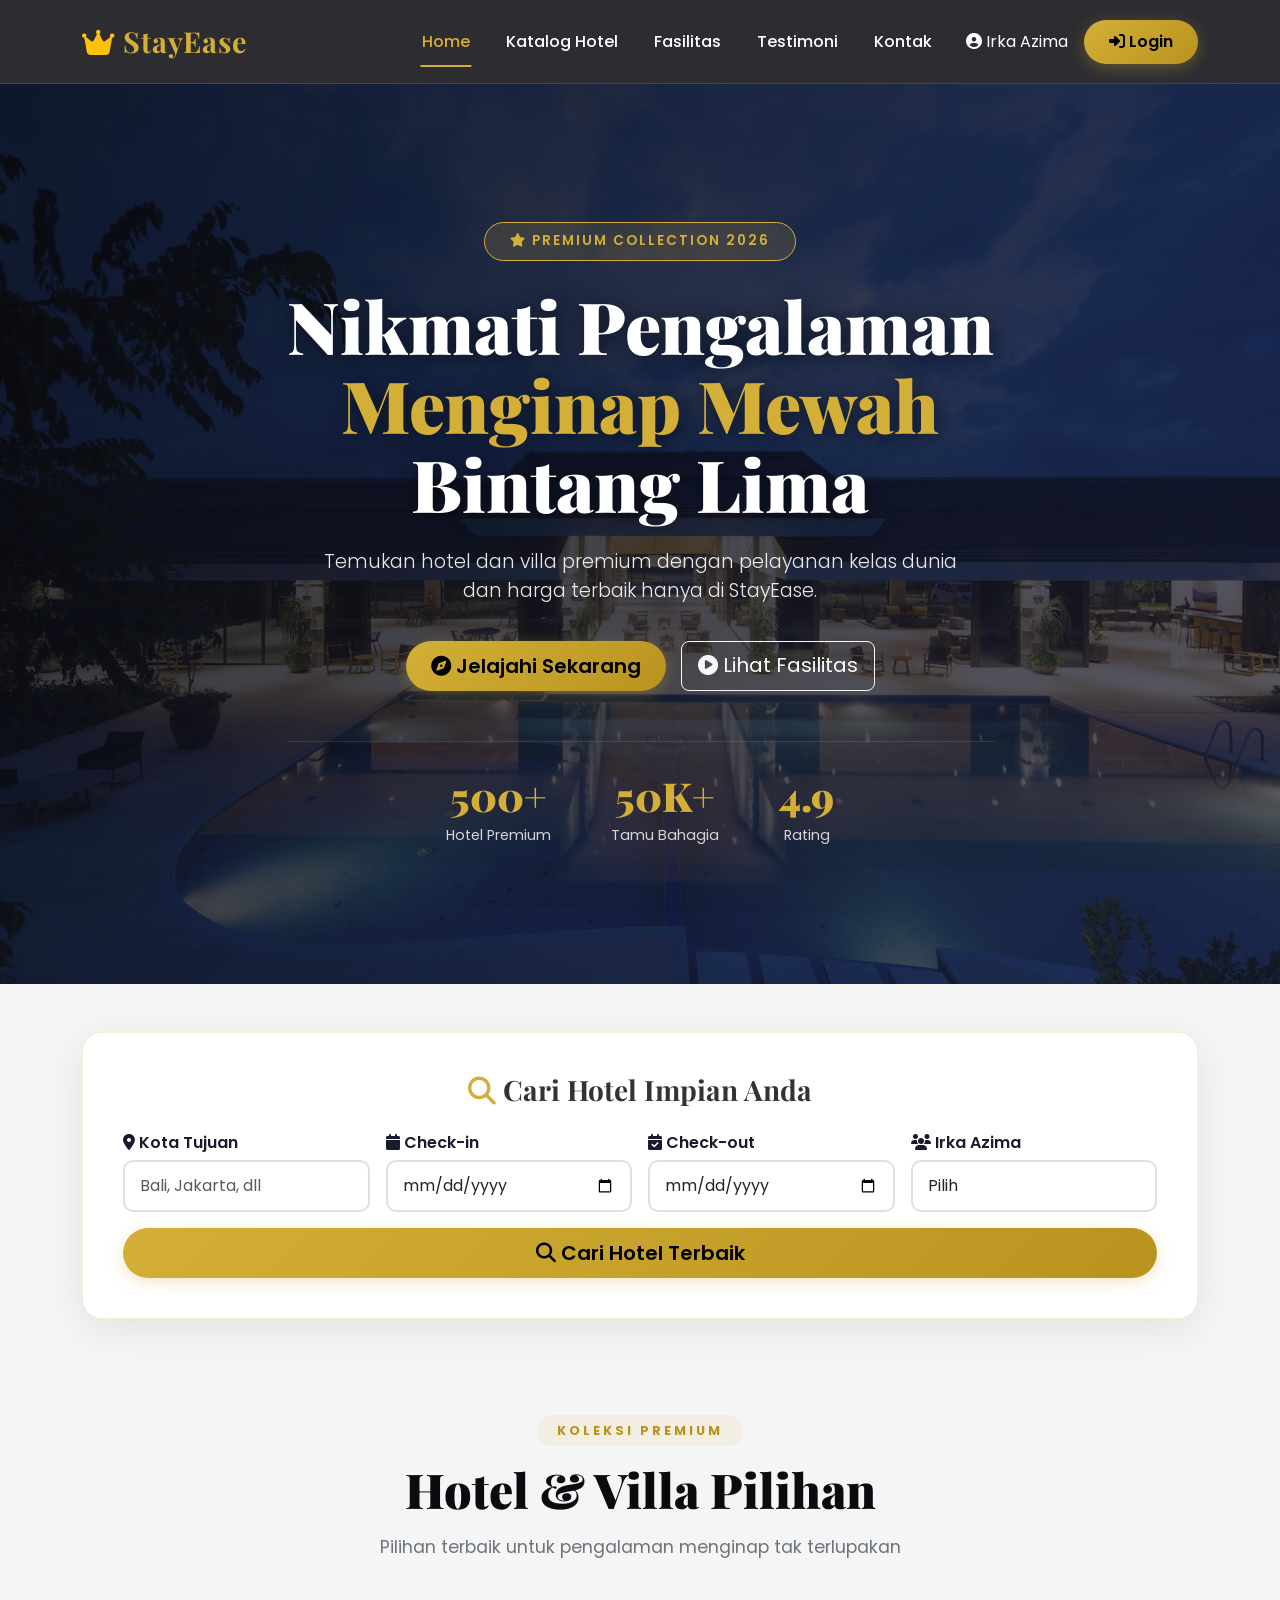
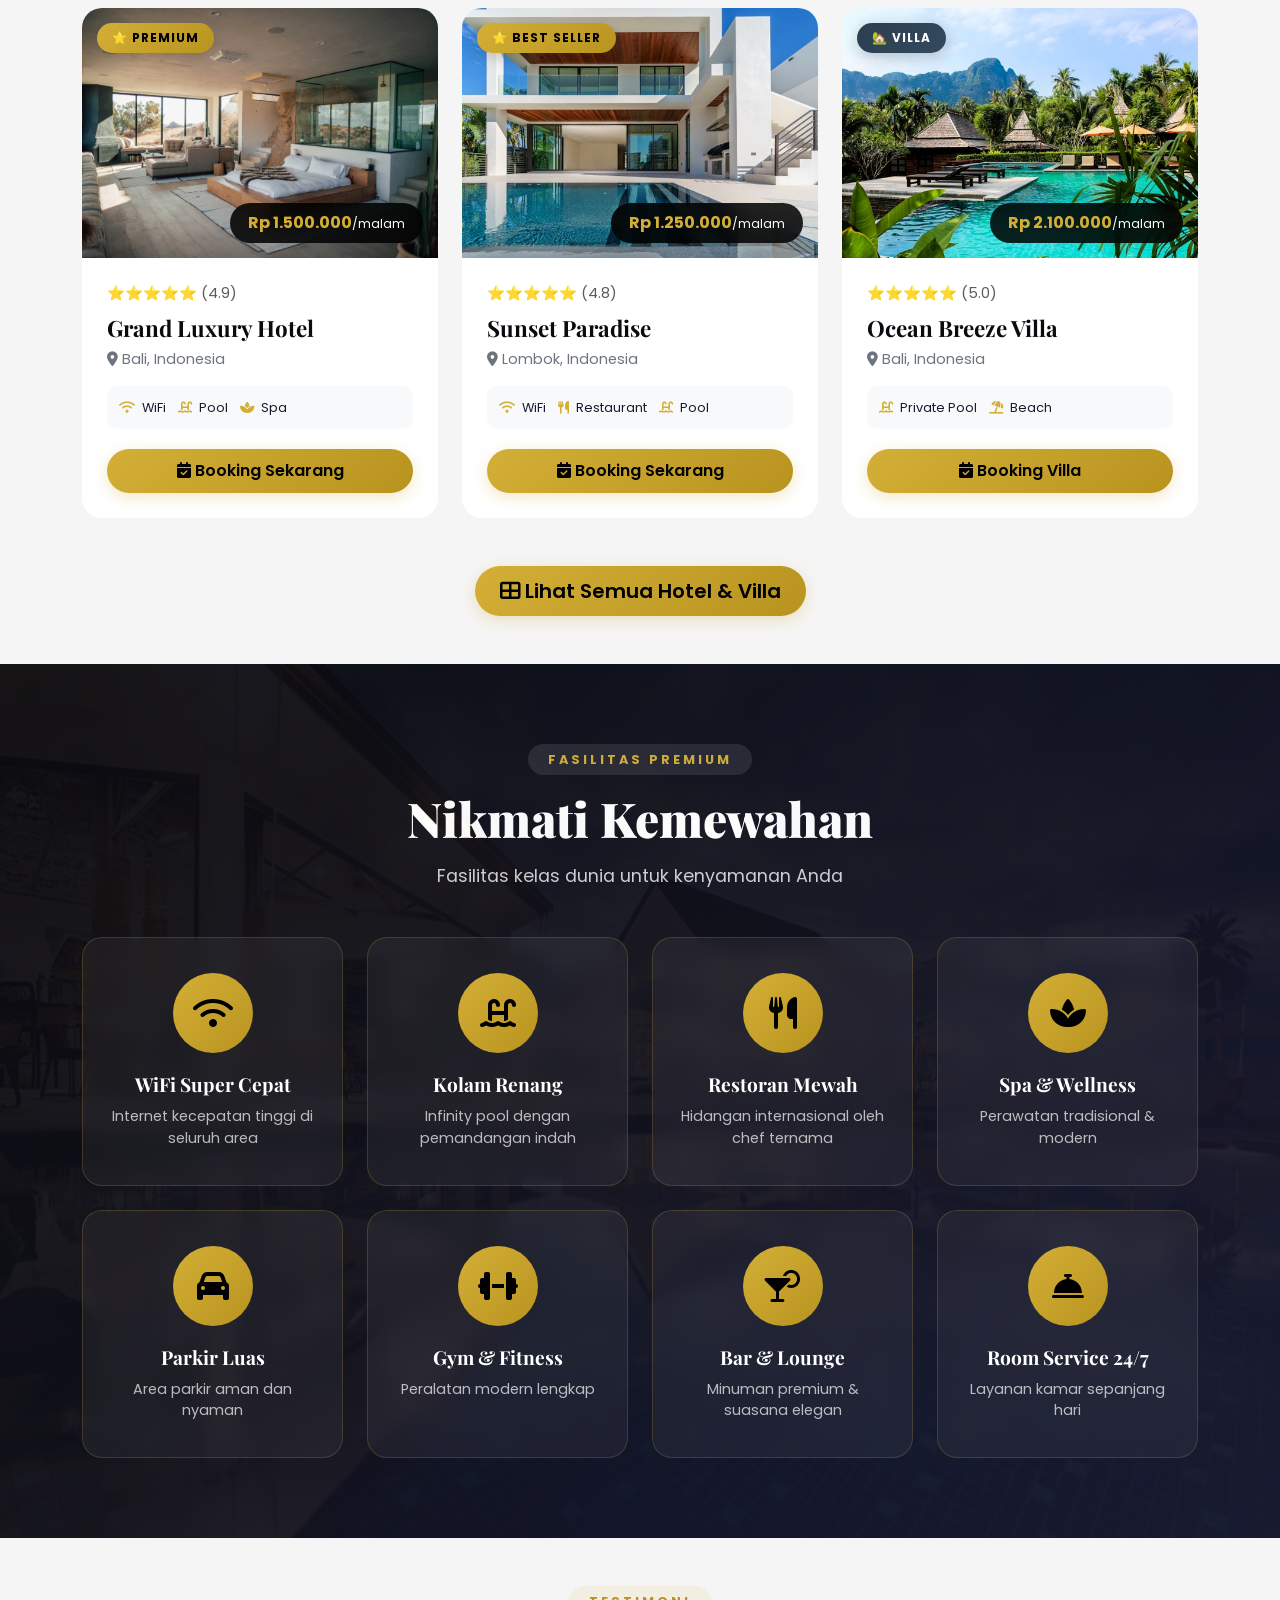
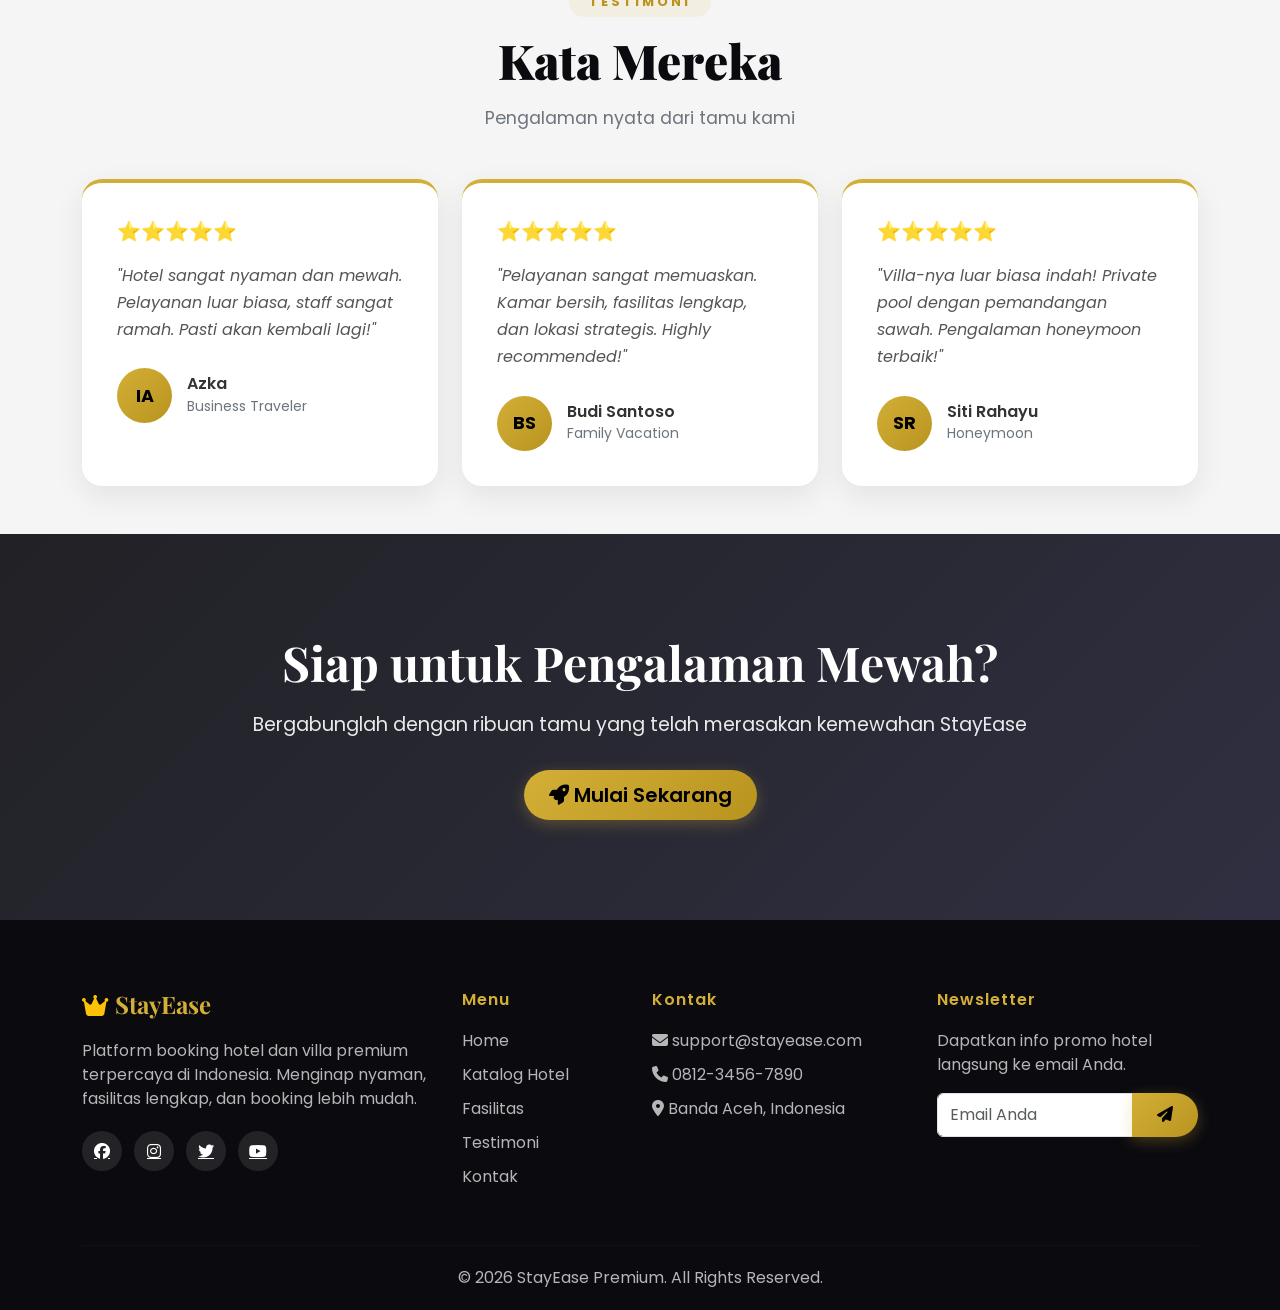
<file: index.html>
<!DOCTYPE html>
<html lang="id">
<head>
    <meta charset="UTF-8">
    <meta name="viewport" content="width=device-width, initial-scale=1.0">
    <title>StayEase Premium — Luxury Hotel Booking</title>

    <link href="https://cdn.jsdelivr.net/npm/bootstrap@5.3.3/dist/css/bootstrap.min.css" rel="stylesheet">

    <link rel="preconnect" href="https://fonts.googleapis.com">
    <link rel="preconnect" href="https://fonts.gstatic.com" crossorigin>
    <link href="https://fonts.googleapis.com/css2?family=Playfair+Display:wght@400;600;700;900&family=Poppins:wght@300;400;500;600;700&display=swap" rel="stylesheet">

    <link rel="stylesheet" href="https://cdnjs.cloudflare.com/ajax/libs/font-awesome/6.4.0/css/all.min.css">

    <link rel="stylesheet" href="style.css">
</head>
<body>

<header>
    <nav class="navbar navbar-expand-lg navbar-dark sticky-top">
        <div class="container">
            <a class="navbar-brand fw-bold" href="index.html">
                <i class="fas fa-crown text-warning"></i> StayEase
            </a>

            <button class="navbar-toggler" type="button" data-bs-toggle="collapse" data-bs-target="#navbarNav">
                <span class="navbar-toggler-icon"></span>
            </button>

            <div class="collapse navbar-collapse" id="navbarNav">
                <ul class="navbar-nav ms-auto">
                    <li class="nav-item"><a class="nav-link active" href="index.html">Home</a></li>
                    <li class="nav-item"><a class="nav-link" href="katalog.html">Katalog Hotel</a></li>
                    <li class="nav-item"><a class="nav-link" href="index.html#fasilitas">Fasilitas</a></li>
                    <li class="nav-item"><a class="nav-link" href="index.html#testimoni">Testimoni</a></li>
                    <li class="nav-item"><a class="nav-link" href="kontak.html">Kontak</a></li>
                </ul>

                <div class="ms-3 d-flex align-items-center">
                    <span id="userLogin" class="text-white me-3">
                        <i class="fas fa-user-circle"></i> Irka Azima
                    </span>
                    <button class="btn btn-gold" data-bs-toggle="modal" data-bs-target="#loginModal">
                        <i class="fas fa-sign-in-alt"></i> Login
                    </button>
                </div>
            </div>
        </div>
    </nav>
</header>

<main>

    <section class="hero" id="home">
        <div class="hero-overlay"></div>
        <div class="hero-content">
            <span class="hero-badge">
                <i class="fas fa-star"></i> PREMIUM COLLECTION 2026
            </span>
            <h1 class="hero-title">
                Nikmati Pengalaman<br>
                <span class="text-gold">Menginap Mewah</span><br>
                Bintang Lima
            </h1>
            <p class="hero-subtitle">
                Temukan hotel dan villa premium dengan pelayanan kelas dunia<br>
                dan harga terbaik hanya di StayEase.
            </p>
            <div class="hero-buttons">
                <a href="katalog.html" class="btn btn-gold btn-lg">
                    <i class="fas fa-compass"></i> Jelajahi Sekarang
                </a>
                <a href="#fasilitas" class="btn btn-outline-light btn-lg">
                    <i class="fas fa-play-circle"></i> Lihat Fasilitas
                </a>
            </div>
            <div class="hero-stats">
                <div class="stat-item">
                    <h3>500+</h3>
                    <p>Hotel Premium</p>
                </div>
                <div class="stat-item">
                    <h3>50K+</h3>
                    <p>Tamu Bahagia</p>
                </div>
                <div class="stat-item">
                    <h3>4.9</h3>
                    <p>Rating</p>
                </div>
            </div>
        </div>
    </section>

    <section class="container my-5" id="search">
        <div class="search-box">
            <h3 class="text-center mb-4">
                <i class="fas fa-search text-gold"></i> Cari Hotel Impian Anda
            </h3>
            <form id="searchForm" onsubmit="searchHotel(event)">
                <div class="row g-3">
                    <div class="col-md-3">
                        <label class="form-label"><i class="fas fa-map-marker-alt"></i> Kota Tujuan</label>
                        <input type="text" class="form-control" placeholder="Bali, Jakarta, dll" required>
                    </div>
                    <div class="col-md-3">
                        <label class="form-label"><i class="fas fa-calendar"></i> Check-in</label>
                        <input type="date" class="form-control" required>
                    </div>
                    <div class="col-md-3">
                        <label class="form-label"><i class="fas fa-calendar-check"></i> Check-out</label>
                        <input type="date" class="form-control" required>
                    </div>
                    <div class="col-md-3">
                        <label class="form-label"><i class="fas fa-users"></i> Irka Azima</label>
                        <select class="form-control" required>
                            <option value="">Pilih</option>
                            <option>1 Tamu</option>
                            <option>2 Tamu</option>
                            <option>3 Tamu</option>
                            <option>4+ Tamu</option>
                        </select>
                    </div>
                    <div class="col-12">
                        <button type="submit" class="btn btn-gold w-100 btn-lg">
                            <i class="fas fa-search"></i> Cari Hotel Terbaik
                        </button>
                    </div>
                </div>
            </form>
        </div>
    </section>

    <section id="hotel" class="container py-5">
        <div class="text-center mb-5">
            <span class="section-badge">KOLEKSI PREMIUM</span>
            <h2 class="section-title">Hotel & Villa Pilihan</h2>
            <p class="section-subtitle">Pilihan terbaik untuk pengalaman menginap tak terlupakan</p>
        </div>

        <div class="row g-4">

            <article class="col-md-4">
                <div class="card hotel-card">
                    <div class="hotel-img-wrapper">
                        <img src="images/grand-luxury-hotel.jpg" class="card-img-top" alt="Grand Luxury Hotel">
                        <span class="hotel-badge">⭐ PREMIUM</span>
                        <div class="hotel-price">Rp 1.500.000<span>/malam</span></div>
                    </div>
                    <div class="card-body">
                        <div class="hotel-rating">⭐⭐⭐⭐⭐ <span class="text-muted">(4.9)</span></div>
                        <h5>Grand Luxury Hotel</h5>
                        <p class="hotel-location"><i class="fas fa-map-marker-alt"></i> Bali, Indonesia</p>
                        <div class="hotel-features">
                            <span><i class="fas fa-wifi"></i> WiFi</span>
                            <span><i class="fas fa-swimming-pool"></i> Pool</span>
                            <span><i class="fas fa-spa"></i> Spa</span>
                        </div>
                        <button class="btn btn-gold w-100" onclick="bookingHotel('Grand Luxury Hotel', 1500000)">
                            <i class="fas fa-calendar-check"></i> Booking Sekarang
                        </button>
                    </div>
                </div>
            </article>

            <article class="col-md-4">
                <div class="card hotel-card">
                    <div class="hotel-img-wrapper">
                        <img src="images/sunset-paradise.jpg" class="card-img-top" alt="Sunset Paradise">
                        <span class="hotel-badge">⭐ BEST SELLER</span>
                        <div class="hotel-price">Rp 1.250.000<span>/malam</span></div>
                    </div>
                    <div class="card-body">
                        <div class="hotel-rating">⭐⭐⭐⭐⭐ <span class="text-muted">(4.8)</span></div>
                        <h5>Sunset Paradise</h5>
                        <p class="hotel-location"><i class="fas fa-map-marker-alt"></i> Lombok, Indonesia</p>
                        <div class="hotel-features">
                            <span><i class="fas fa-wifi"></i> WiFi</span>
                            <span><i class="fas fa-utensils"></i> Restaurant</span>
                            <span><i class="fas fa-swimming-pool"></i> Pool</span>
                        </div>
                        <button class="btn btn-gold w-100" onclick="bookingHotel('Sunset Paradise', 1250000)">
                            <i class="fas fa-calendar-check"></i> Booking Sekarang
                        </button>
                    </div>
                </div>
            </article>

            <article class="col-md-4">
                <div class="card hotel-card">
                    <div class="hotel-img-wrapper">
                        <img src="images/ocean-breeze-villa.jpg" class="card-img-top" alt="Ocean Breeze Villa">
                        <span class="hotel-badge villa-badge">🏡 VILLA</span>
                        <div class="hotel-price">Rp 2.100.000<span>/malam</span></div>
                    </div>
                    <div class="card-body">
                        <div class="hotel-rating">⭐⭐⭐⭐⭐ <span class="text-muted">(5.0)</span></div>
                        <h5>Ocean Breeze Villa</h5>
                        <p class="hotel-location"><i class="fas fa-map-marker-alt"></i> Bali, Indonesia</p>
                        <div class="hotel-features">
                            <span><i class="fas fa-swimming-pool"></i> Private Pool</span>
                            <span><i class="fas fa-umbrella-beach"></i> Beach</span>
                        </div>
                        <button class="btn btn-gold w-100" onclick="bookingHotel('Ocean Breeze Villa', 2100000)">
                            <i class="fas fa-calendar-check"></i> Booking Villa
                        </button>
                    </div>
                </div>
            </article>
        </div>

        <div class="text-center mt-5">
            <a href="katalog.html" class="btn btn-gold btn-lg">
                <i class="fas fa-th-large"></i> Lihat Semua Hotel & Villa
            </a>
        </div>
    </section>

    <section id="fasilitas" class="fasilitas-section">
        <div class="container">
            <div class="text-center mb-5">
                <span class="section-badge light">FASILITAS PREMIUM</span>
                <h2 class="section-title light">Nikmati Kemewahan</h2>
                <p class="section-subtitle light">Fasilitas kelas dunia untuk kenyamanan Anda</p>
            </div>

            <div class="row g-4">
                <article class="col-md-3 col-6">
                    <div class="facility-card facility-click" tabindex="0" role="button" onclick="showFacility('WiFi Super Cepat', 'Internet cepat tersedia di area kamar, lobby, restoran, dan kolam. Cocok untuk kerja, tugas kuliah, meeting online, atau streaming tanpa putus-putus.')">
                        <div class="facility-icon"><i class="fas fa-wifi"></i></div>
                        <h5>WiFi Super Cepat</h5>
                        <p>Internet kecepatan tinggi di seluruh area</p>
                    </div>
                </article>
                <article class="col-md-3 col-6">
                    <div class="facility-card facility-click" tabindex="0" role="button" onclick="showFacility('Kolam Renang', 'Kolam renang nyaman dengan suasana santai. Cocok untuk bersantai sore hari, foto-foto, atau menikmati liburan bersama keluarga.')">
                        <div class="facility-icon"><i class="fas fa-swimming-pool"></i></div>
                        <h5>Kolam Renang</h5>
                        <p>Infinity pool dengan pemandangan indah</p>
                    </div>
                </article>
                <article class="col-md-3 col-6">
                    <div class="facility-card facility-click" tabindex="0" role="button" onclick="showFacility('Restoran Mewah', 'Restoran menyediakan menu sarapan, makan siang, dan makan malam. Pilihan makanannya dibuat nyaman untuk tamu lokal maupun wisatawan.')">
                        <div class="facility-icon"><i class="fas fa-utensils"></i></div>
                        <h5>Restoran Mewah</h5>
                        <p>Hidangan internasional oleh chef ternama</p>
                    </div>
                </article>
                <article class="col-md-3 col-6">
                    <div class="facility-card facility-click" tabindex="0" role="button" onclick="showFacility('Spa & Wellness', 'Fasilitas spa membantu tamu lebih rileks setelah perjalanan jauh. Cocok untuk istirahat dan melepas penat.')">
                        <div class="facility-icon"><i class="fas fa-spa"></i></div>
                        <h5>Spa & Wellness</h5>
                        <p>Perawatan tradisional & modern</p>
                    </div>
                </article>
                <article class="col-md-3 col-6">
                    <div class="facility-card facility-click" tabindex="0" role="button" onclick="showFacility('Parkir Luas', 'Area parkir dibuat aman dan mudah diakses, jadi tamu tidak perlu khawatir membawa kendaraan pribadi.')">
                        <div class="facility-icon"><i class="fas fa-car"></i></div>
                        <h5>Parkir Luas</h5>
                        <p>Area parkir aman dan nyaman</p>
                    </div>
                </article>
                <article class="col-md-3 col-6">
                    <div class="facility-card facility-click" tabindex="0" role="button" onclick="showFacility('Gym & Fitness', 'Gym tersedia untuk tamu yang tetap ingin olahraga ringan selama menginap di hotel.')">
                        <div class="facility-icon"><i class="fas fa-dumbbell"></i></div>
                        <h5>Gym & Fitness</h5>
                        <p>Peralatan modern lengkap</p>
                    </div>
                </article>
                <article class="col-md-3 col-6">
                    <div class="facility-card facility-click" tabindex="0" role="button" onclick="showFacility('Bar & Lounge', 'Tempat santai dengan suasana elegan untuk ngobrol, menikmati minuman, atau menunggu teman.')">
                        <div class="facility-icon"><i class="fas fa-cocktail"></i></div>
                        <h5>Bar & Lounge</h5>
                        <p>Minuman premium & suasana elegan</p>
                    </div>
                </article>
                <article class="col-md-3 col-6">
                    <div class="facility-card facility-click" tabindex="0" role="button" onclick="showFacility('Room Service 24/7', 'Layanan kamar tersedia kapan saja. Tamu bisa meminta bantuan, memesan makanan, atau menanyakan kebutuhan menginap dengan lebih mudah.')">
                        <div class="facility-icon"><i class="fas fa-concierge-bell"></i></div>
                        <h5>Room Service 24/7</h5>
                        <p>Layanan kamar sepanjang hari</p>
                    </div>
                </article>
            </div>
        </div>
    </section> 

    <section id="testimoni" class="container py-5">
        <div class="text-center mb-5">
            <span class="section-badge">TESTIMONI</span>
            <h2 class="section-title">Kata Mereka</h2>
            <p class="section-subtitle">Pengalaman nyata dari tamu kami</p>
        </div>

        <div class="row g-4">
            <article class="col-md-4">
                <div class="testimonial-card" onclick="showTestimoni('Azka', 'Business Traveler', 'Hotel sangat nyaman dan mewah. Pelayanan luar biasa, staff sangat ramah. Pasti akan kembali lagi!')">
                    <div class="testimonial-rating">⭐⭐⭐⭐⭐</div>
                    <p class="testimonial-text">"Hotel sangat nyaman dan mewah. Pelayanan luar biasa, staff sangat ramah. Pasti akan kembali lagi!"</p>
                    <div class="testimonial-author">
                        <div class="author-avatar">IA</div>
                        <div>
                            <h6>Azka</h6>
                            <small>Business Traveler</small>
                        </div>
                    </div>
                </div>
            </article>
            <article class="col-md-4">
                <div class="testimonial-card" onclick="showTestimoni('Budi Santoso', 'Family Vacation', 'Pelayanan sangat memuaskan. Kamar bersih, fasilitas lengkap, dan lokasi strategis. Highly recommended!')">
                    <div class="testimonial-rating">⭐⭐⭐⭐⭐</div>
                    <p class="testimonial-text">"Pelayanan sangat memuaskan. Kamar bersih, fasilitas lengkap, dan lokasi strategis. Highly recommended!"</p>
                    <div class="testimonial-author">
                        <div class="author-avatar">BS</div>
                        <div>
                            <h6>Budi Santoso</h6>
                            <small>Family Vacation</small>
                        </div>
                    </div>
                </div>
            </article>
            <article class="col-md-4">
                <div class="testimonial-card" onclick="showTestimoni('Siti Rahayu', 'Honeymoon', 'Villa-nya luar biasa indah! Private pool dengan pemandangan sawah. Pengalaman honeymoon terbaik!')">
                    <div class="testimonial-rating">⭐⭐⭐⭐⭐</div>
                    <p class="testimonial-text">"Villa-nya luar biasa indah! Private pool dengan pemandangan sawah. Pengalaman honeymoon terbaik!"</p>
                    <div class="testimonial-author">
                        <div class="author-avatar">SR</div>
                        <div>
                            <h6>Siti Rahayu</h6>
                            <small>Honeymoon</small>
                        </div>
                    </div>
                </div>
            </article>
        </div>
    </section>

    <aside class="cta-section">
        <div class="container text-center">
            <h2>Siap untuk Pengalaman Mewah?</h2>
            <p>Bergabunglah dengan ribuan tamu yang telah merasakan kemewahan StayEase</p>
            <a href="katalog.html" class="btn btn-gold btn-lg">
                <i class="fas fa-rocket"></i> Mulai Sekarang
            </a>
        </div>
    </aside>
</main>

<footer id="kontak" class="footer">
    <div class="container">
        <div class="row g-4">
            <div class="col-md-4">
                <h4><i class="fas fa-crown text-warning"></i> StayEase</h4>
                <p>Platform booking hotel dan villa premium terpercaya di Indonesia. Menginap nyaman, fasilitas lengkap, dan booking lebih mudah.</p>
                <div class="social-links">
                    <a href="#"><i class="fab fa-facebook"></i></a>
                    <a href="#"><i class="fab fa-instagram"></i></a>
                    <a href="#"><i class="fab fa-twitter"></i></a>
                    <a href="#"><i class="fab fa-youtube"></i></a>
                </div>
            </div>
            <div class="col-md-2">
                <h6>Menu</h6>
                <ul class="footer-links">
                    <li><a href="index.html">Home</a></li>
                    <li><a href="katalog.html">Katalog Hotel</a></li>
                    <li><a href="index.html#fasilitas">Fasilitas</a></li>
                    <li><a href="index.html#testimoni">Testimoni</a></li>
                    <li><a href="kontak.html">Kontak</a></li>
                </ul>
            </div>
            <div class="col-md-3">
                <h6>Kontak</h6>
                <ul class="footer-links">
                    <li><i class="fas fa-envelope"></i> support@stayease.com</li>
                    <li><i class="fas fa-phone"></i> 0812-3456-7890</li>
                    <li><i class="fas fa-map-marker-alt"></i> Banda Aceh, Indonesia</li>
                </ul>
            </div>
            <div class="col-md-3">
                <h6>Newsletter</h6>
                <p>Dapatkan info promo hotel langsung ke email Anda.</p>
                <form onsubmit="subscribeNewsletter(event)">
                    <div class="input-group">
                        <input type="email" class="form-control" placeholder="Email Anda" required>
                        <button type="submit" class="btn btn-gold"><i class="fas fa-paper-plane"></i></button>
                    </div>
                </form>
            </div>
        </div>
        <hr class="footer-divider">
        <div class="text-center">
            <p class="mb-0">© 2026 StayEase Premium. All Rights Reserved.</p>
        </div>
    </div>
</footer>

<div class="modal fade" id="loginModal" tabindex="-1">
    <div class="modal-dialog modal-dialog-centered">
        <div class="modal-content luxury-modal">
            <div class="modal-header">
                <h5 class="modal-title"><i class="fas fa-crown text-warning"></i> Login StayEase</h5>
                <button type="button" class="btn-close" data-bs-dismiss="modal"></button>
            </div>
            <div class="modal-body">
                <form onsubmit="loginUser(event)">
                    <div class="mb-3">
                        <label class="form-label">Nama Lengkap</label>
                        <input type="text" id="nama" class="form-control" placeholder="Contoh: Irka Azima" required>
                    </div>
                    <div class="mb-3">
                        <label class="form-label">Email</label>
                        <input type="email" id="email" class="form-control" placeholder="Contoh: nama@gmail.com" required>
                    </div>
                    <button type="submit" class="btn btn-gold w-100">
                        <i class="fas fa-sign-in-alt"></i> Masuk
                    </button>
                </form>
            </div>
        </div>
    </div>
</div>

<div class="modal fade" id="bookingModal" tabindex="-1">
    <div class="modal-dialog modal-dialog-centered modal-lg">
        <div class="modal-content luxury-modal booking-modal">
            <div class="modal-header">
                <h5 class="modal-title"><i class="fas fa-calendar-check text-warning"></i> Form Booking</h5>
                <button type="button" class="btn-close" data-bs-dismiss="modal"></button>
            </div>
            <div class="modal-body">
                <div class="booking-summary mb-4">
                    <h4 id="bookingHotelName">Nama Hotel</h4>
                    <p id="bookingHotelPrice" class="mb-0">Harga hotel</p>
                </div>
                <form onsubmit="submitBooking(event)">
                    <div class="row g-3">
                        <div class="col-md-6">
                            <label class="form-label">Nama Pemesan</label>
                            <input type="text" id="bookingNama" class="form-control" required>
                        </div>
                        <div class="col-md-6">
                            <label class="form-label">Nomor HP</label>
                            <input type="text" id="bookingHp" class="form-control" placeholder="08xxxxxxxxxx" required>
                        </div>
                        <div class="col-md-6">
                            <label class="form-label">Tanggal Check-in</label>
                            <input type="date" id="bookingCheckin" class="form-control" required>
                        </div>
                        <div class="col-md-6">
                            <label class="form-label">Jumlah Malam</label>
                            <select id="bookingMalam" class="form-control" required>
                                <option value="1">1 malam</option>
                                <option value="2">2 malam</option>
                                <option value="3">3 malam</option>
                                <option value="4">4 malam</option>
                                <option value="5">5 malam</option>
                            </select>
                        </div>
                        <div class="col-md-6">
                            <label class="form-label">Jumlah Tamu</label>
                            <select id="bookingTamu" class="form-control" required>
                                <option value="1">1 orang</option>
                                <option value="2">2 orang</option>
                                <option value="3">3 orang</option>
                                <option value="4">4 orang</option>
                            </select>
                        </div>
                        <div class="col-md-6">
                            <label class="form-label">Metode Pembayaran</label>
                            <select id="bookingBayar" class="form-control" required>
                                <option value="Transfer Bank">Transfer Bank</option>
                                <option value="DANA">DANA</option>
                                <option value="OVO">OVO</option>
                                <option value="Bayar di Hotel">Bayar di Hotel</option>
                            </select>
                        </div>
                    </div>
                    <div class="booking-total mt-4">
                        <span>Total sementara:</span>
                        <strong id="bookingTotal">Rp 0</strong>
                    </div>
                    <button type="submit" class="btn btn-gold w-100 mt-3">
                        <i class="fas fa-check-circle"></i> Konfirmasi Booking
                    </button>
                </form>
            </div>
        </div>
    </div>
</div>

<div class="modal fade" id="facilityModal" tabindex="-1">
    <div class="modal-dialog modal-dialog-centered">
        <div class="modal-content luxury-modal">
            <div class="modal-header">
                <h5 class="modal-title" id="facilityTitle">Detail Fasilitas</h5>
                <button type="button" class="btn-close" data-bs-dismiss="modal"></button>
            </div>
            <div class="modal-body">
                <p id="facilityText" class="mb-3"></p>
                <a href="katalog.html" class="btn btn-gold w-100">
                    <i class="fas fa-bed"></i> Pilih Hotel Sekarang
                </a>
            </div>
        </div>
    </div>
</div>

<div class="modal fade" id="testimoniModal" tabindex="-1">
    <div class="modal-dialog modal-dialog-centered">
        <div class="modal-content luxury-modal">
            <div class="modal-header">
                <h5 class="modal-title" id="testimoniNama">Detail Testimoni</h5>
                <button type="button" class="btn-close" data-bs-dismiss="modal"></button>
            </div>
            <div class="modal-body">
                <p class="text-warning mb-2">⭐⭐⭐⭐⭐</p>
                <p id="testimoniIsi" class="mb-3"></p>
                <small id="testimoniInfo" class="text-muted"></small>
            </div>
        </div>
    </div>
</div>

<script src="https://cdn.jsdelivr.net/npm/bootstrap@5.3.3/dist/js/bootstrap.bundle.min.js"></script>
<script src="script.js"></script>
</body>
</html>
</file>
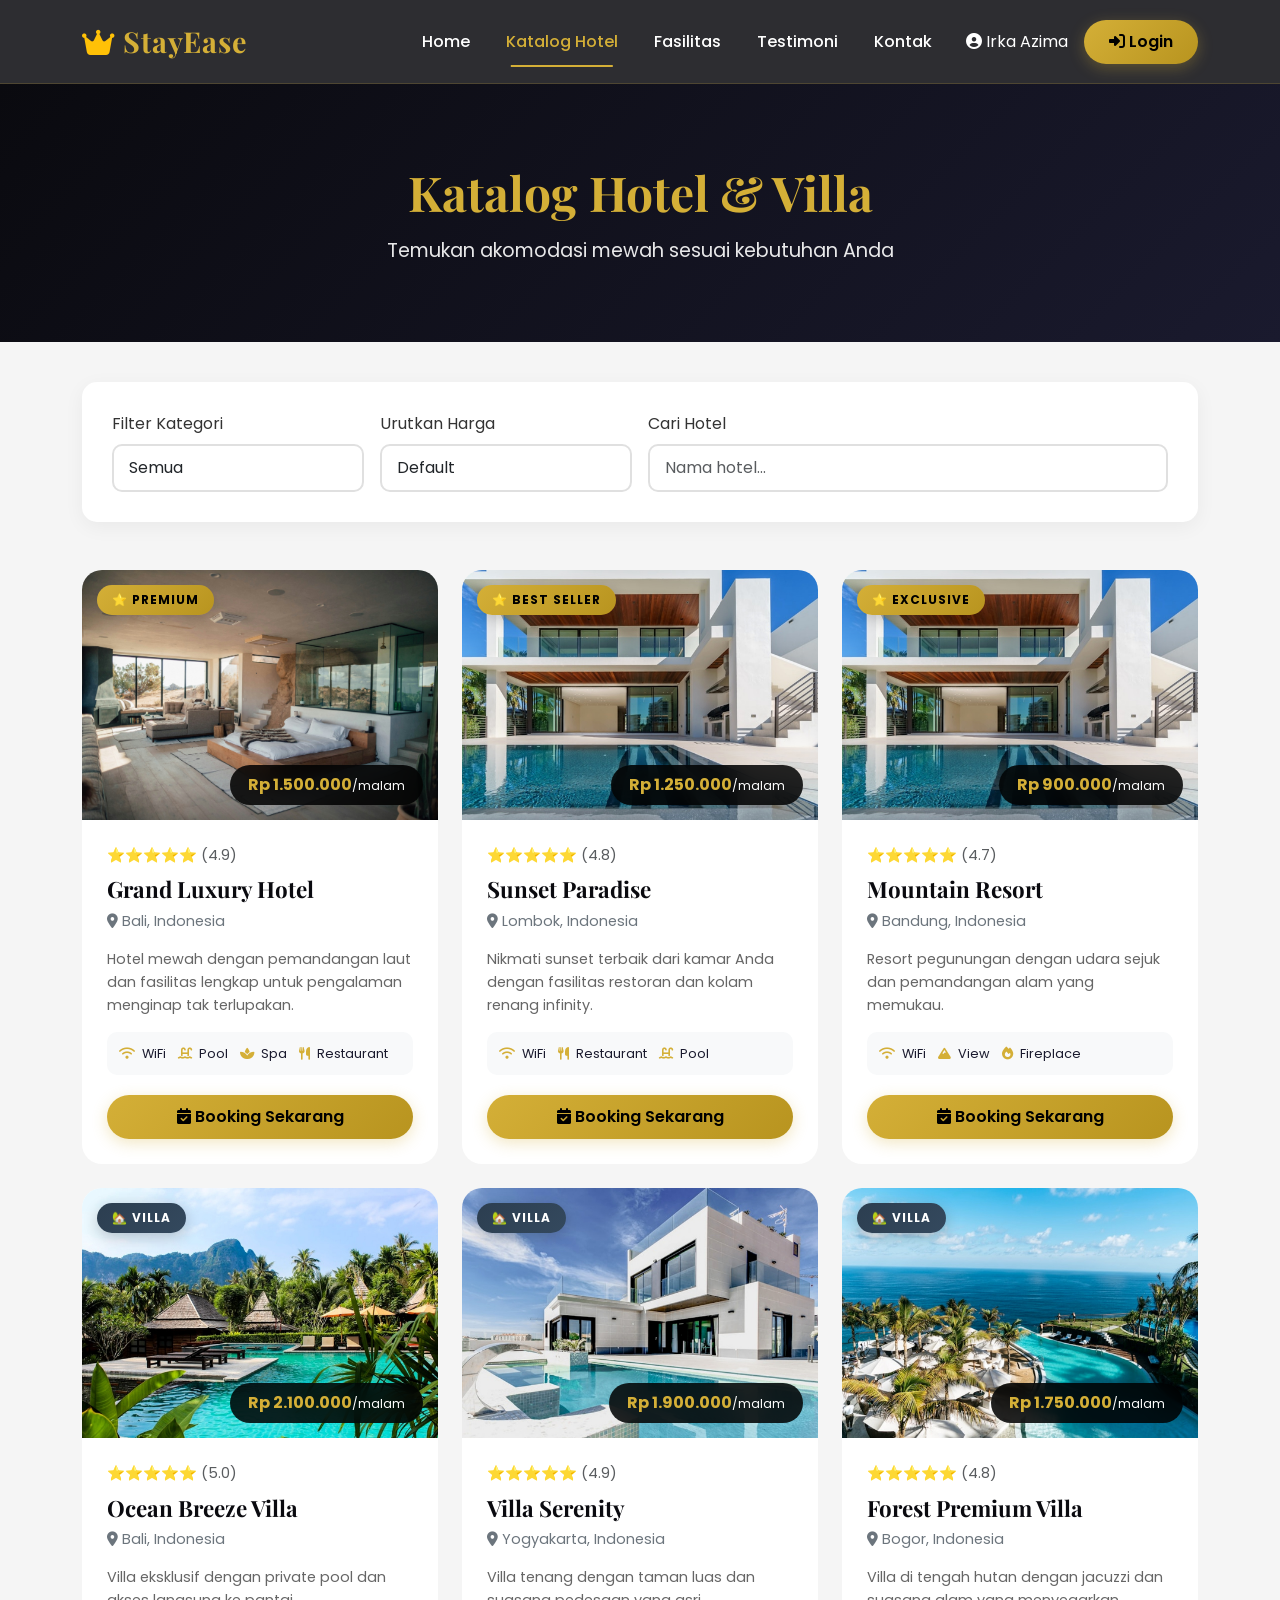
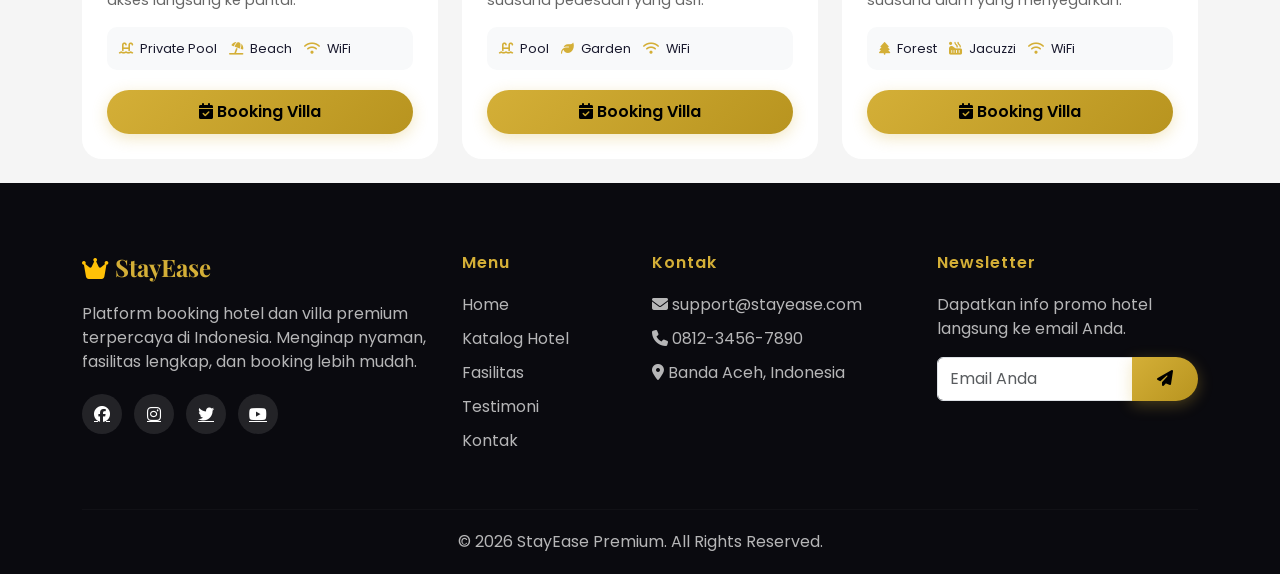
<file: katalog.html>
<!DOCTYPE html>
<html lang="id">
<head>
    <meta charset="UTF-8">
    <meta name="viewport" content="width=device-width, initial-scale=1.0">
    <title>Katalog Hotel & Villa — StayEase Premium</title>

    <link href="https://cdn.jsdelivr.net/npm/bootstrap@5.3.3/dist/css/bootstrap.min.css" rel="stylesheet">

    <link rel="preconnect" href="https://fonts.googleapis.com">
    <link rel="preconnect" href="https://fonts.gstatic.com" crossorigin>
    <link href="https://fonts.googleapis.com/css2?family=Playfair+Display:wght@400;600;700;900&family=Poppins:wght@300;400;500;600;700&display=swap" rel="stylesheet">

    <link rel="stylesheet" href="https://cdnjs.cloudflare.com/ajax/libs/font-awesome/6.4.0/css/all.min.css">

    <link rel="stylesheet" href="style.css">
</head>
<body>

<header>
    <nav class="navbar navbar-expand-lg navbar-dark sticky-top">
        <div class="container">
            <a class="navbar-brand fw-bold" href="index.html">
                <i class="fas fa-crown text-warning"></i> StayEase
            </a>

            <button class="navbar-toggler" type="button" data-bs-toggle="collapse" data-bs-target="#navbarNav">
                <span class="navbar-toggler-icon"></span>
            </button>

            <div class="collapse navbar-collapse" id="navbarNav">
                <ul class="navbar-nav ms-auto">
                    <li class="nav-item"><a class="nav-link" href="index.html">Home</a></li>
                    <li class="nav-item"><a class="nav-link active" href="katalog.html">Katalog Hotel</a></li>
                    <li class="nav-item"><a class="nav-link" href="index.html#fasilitas">Fasilitas</a></li>
                    <li class="nav-item"><a class="nav-link" href="index.html#testimoni">Testimoni</a></li>
                    <li class="nav-item"><a class="nav-link" href="kontak.html">Kontak</a></li>
                </ul>

                <div class="ms-3 d-flex align-items-center">
                    <span id="userLogin" class="text-white me-3">
                        <i class="fas fa-user-circle"></i> Irka Azima
                    </span>
                    <button class="btn btn-gold" data-bs-toggle="modal" data-bs-target="#loginModal">
                        <i class="fas fa-sign-in-alt"></i> Login
                    </button>
                </div>
            </div>
        </div>
    </nav>
</header>

<main>

    <section class="page-header">
        <div class="container text-center">
            <h1>Katalog Hotel & Villa</h1>
            <p>Temukan akomodasi mewah sesuai kebutuhan Anda</p>
        </div>
    </section>

    <section class="container my-4">
        <div class="filter-box">
            <div class="row g-3">
                <div class="col-md-3">
                    <label class="form-label">Filter Kategori</label>
                    <select class="form-control" id="filterKategori" onchange="filterHotels()">
                        <option value="all">Semua</option>
                        <option value="hotel">Hotel</option>
                        <option value="villa">Villa</option>
                    </select>
                </div>
                <div class="col-md-3">
                    <label class="form-label">Urutkan Harga</label>
                    <select class="form-control" id="filterHarga" onchange="filterHotels()">
                        <option value="all">Default</option>
                        <option value="low">Terendah</option>
                        <option value="high">Tertinggi</option>
                    </select>
                </div>
                <div class="col-md-6">
                    <label class="form-label">Cari Hotel</label>
                    <input type="text" class="form-control" id="searchInput" placeholder="Nama hotel..." onkeyup="filterHotels()">
                </div>
            </div>
        </div>
    </section>

    <section class="container py-4">
        <div class="row g-4" id="hotelGrid">

            <article class="col-md-4 hotel-item" data-category="hotel" data-price="1500000">
                <div class="card hotel-card">
                    <div class="hotel-img-wrapper">
                        <img src="images/grand-luxury-hotel.jpg" class="card-img-top" alt="Grand Luxury Hotel">
                        <span class="hotel-badge">⭐ PREMIUM</span>
                        <div class="hotel-price">Rp 1.500.000<span>/malam</span></div>
                    </div>
                    <div class="card-body">
                        <div class="hotel-rating">⭐⭐⭐⭐⭐ <span class="text-muted">(4.9)</span></div>
                        <h5>Grand Luxury Hotel</h5>
                        <p class="hotel-location"><i class="fas fa-map-marker-alt"></i> Bali, Indonesia</p>
                        <p class="hotel-desc">Hotel mewah dengan pemandangan laut dan fasilitas lengkap untuk pengalaman menginap tak terlupakan.</p>
                        <div class="hotel-features">
                            <span><i class="fas fa-wifi"></i> WiFi</span>
                            <span><i class="fas fa-swimming-pool"></i> Pool</span>
                            <span><i class="fas fa-spa"></i> Spa</span>
                            <span><i class="fas fa-utensils"></i> Restaurant</span>
                        </div>
                        <button class="btn btn-gold w-100" onclick="bookingHotel('Grand Luxury Hotel', 1500000)">
                            <i class="fas fa-calendar-check"></i> Booking Sekarang
                        </button>
                    </div>
                </div>
            </article>

            <article class="col-md-4 hotel-item" data-category="hotel" data-price="1250000">
                <div class="card hotel-card">
                    <div class="hotel-img-wrapper">
                        <img src="images/sunset-paradise.jpg" class="card-img-top" alt="Sunset Paradise">
                        <span class="hotel-badge">⭐ BEST SELLER</span>
                        <div class="hotel-price">Rp 1.250.000<span>/malam</span></div>
                    </div>
                    <div class="card-body">
                        <div class="hotel-rating">⭐⭐⭐⭐⭐ <span class="text-muted">(4.8)</span></div>
                        <h5>Sunset Paradise</h5>
                        <p class="hotel-location"><i class="fas fa-map-marker-alt"></i> Lombok, Indonesia</p>
                        <p class="hotel-desc">Nikmati sunset terbaik dari kamar Anda dengan fasilitas restoran dan kolam renang infinity.</p>
                        <div class="hotel-features">
                            <span><i class="fas fa-wifi"></i> WiFi</span>
                            <span><i class="fas fa-utensils"></i> Restaurant</span>
                            <span><i class="fas fa-swimming-pool"></i> Pool</span>
                        </div>
                        <button class="btn btn-gold w-100" onclick="bookingHotel('Sunset Paradise', 1250000)">
                            <i class="fas fa-calendar-check"></i> Booking Sekarang
                        </button>
                    </div>
                </div>
            </article>

            <article class="col-md-4 hotel-item" data-category="hotel" data-price="900000">
                <div class="card hotel-card">
                    <div class="hotel-img-wrapper">
                        <img src="images/mountain-resort.jpg" class="card-img-top" alt="Mountain Resort">
                        <span class="hotel-badge">⭐ EXCLUSIVE</span>
                        <div class="hotel-price">Rp 900.000<span>/malam</span></div>
                    </div>
                    <div class="card-body">
                        <div class="hotel-rating">⭐⭐⭐⭐⭐ <span class="text-muted">(4.7)</span></div>
                        <h5>Mountain Resort</h5>
                        <p class="hotel-location"><i class="fas fa-map-marker-alt"></i> Bandung, Indonesia</p>
                        <p class="hotel-desc">Resort pegunungan dengan udara sejuk dan pemandangan alam yang memukau.</p>
                        <div class="hotel-features">
                            <span><i class="fas fa-wifi"></i> WiFi</span>
                            <span><i class="fas fa-mountain"></i> View</span>
                            <span><i class="fas fa-fire"></i> Fireplace</span>
                        </div>
                        <button class="btn btn-gold w-100" onclick="bookingHotel('Mountain Resort', 900000)">
                            <i class="fas fa-calendar-check"></i> Booking Sekarang
                        </button>
                    </div>
                </div>
            </article>

            <article class="col-md-4 hotel-item" data-category="villa" data-price="2100000">
                <div class="card hotel-card">
                    <div class="hotel-img-wrapper">
                        <img src="images/ocean-breeze-villa.jpg" class="card-img-top" alt="Ocean Breeze Villa">
                        <span class="hotel-badge villa-badge">🏡 VILLA</span>
                        <div class="hotel-price">Rp 2.100.000<span>/malam</span></div>
                    </div>
                    <div class="card-body">
                        <div class="hotel-rating">⭐⭐⭐⭐⭐ <span class="text-muted">(5.0)</span></div>
                        <h5>Ocean Breeze Villa</h5>
                        <p class="hotel-location"><i class="fas fa-map-marker-alt"></i> Bali, Indonesia</p>
                        <p class="hotel-desc">Villa eksklusif dengan private pool dan akses langsung ke pantai.</p>
                        <div class="hotel-features">
                            <span><i class="fas fa-swimming-pool"></i> Private Pool</span>
                            <span><i class="fas fa-umbrella-beach"></i> Beach</span>
                            <span><i class="fas fa-wifi"></i> WiFi</span>
                        </div>
                        <button class="btn btn-gold w-100" onclick="bookingHotel('Ocean Breeze Villa', 2100000)">
                            <i class="fas fa-calendar-check"></i> Booking Villa
                        </button>
                    </div>
                </div>
            </article>

            <article class="col-md-4 hotel-item" data-category="villa" data-price="1900000">
                <div class="card hotel-card">
                    <div class="hotel-img-wrapper">
                        <img src="images/villa-serenity.jpg" class="card-img-top" alt="Villa Serenity">
                        <span class="hotel-badge villa-badge">🏡 VILLA</span>
                        <div class="hotel-price">Rp 1.900.000<span>/malam</span></div>
                    </div>
                    <div class="card-body">
                        <div class="hotel-rating">⭐⭐⭐⭐⭐ <span class="text-muted">(4.9)</span></div>
                        <h5>Villa Serenity</h5>
                        <p class="hotel-location"><i class="fas fa-map-marker-alt"></i> Yogyakarta, Indonesia</p>
                        <p class="hotel-desc">Villa tenang dengan taman luas dan suasana pedesaan yang asri.</p>
                        <div class="hotel-features">
                            <span><i class="fas fa-swimming-pool"></i> Pool</span>
                            <span><i class="fas fa-leaf"></i> Garden</span>
                            <span><i class="fas fa-wifi"></i> WiFi</span>
                        </div>
                        <button class="btn btn-gold w-100" onclick="bookingHotel('Villa Serenity', 1900000)">
                            <i class="fas fa-calendar-check"></i> Booking Villa
                        </button>
                    </div>
                </div>
            </article>

            <article class="col-md-4 hotel-item" data-category="villa" data-price="1750000">
                <div class="card hotel-card">
                    <div class="hotel-img-wrapper">
                        <img src="images/forest-premium-villa.jpg" class="card-img-top" alt="Forest Premium Villa">
                        <span class="hotel-badge villa-badge">🏡 VILLA</span>
                        <div class="hotel-price">Rp 1.750.000<span>/malam</span></div>
                    </div>
                    <div class="card-body">
                        <div class="hotel-rating">⭐⭐⭐⭐⭐ <span class="text-muted">(4.8)</span></div>
                        <h5>Forest Premium Villa</h5>
                        <p class="hotel-location"><i class="fas fa-map-marker-alt"></i> Bogor, Indonesia</p>
                        <p class="hotel-desc">Villa di tengah hutan dengan jacuzzi dan suasana alam yang menyegarkan.</p>
                        <div class="hotel-features">
                            <span><i class="fas fa-tree"></i> Forest</span>
                            <span><i class="fas fa-hot-tub"></i> Jacuzzi</span>
                            <span><i class="fas fa-wifi"></i> WiFi</span>
                        </div>
                        <button class="btn btn-gold w-100" onclick="bookingHotel('Forest Premium Villa', 1750000)">
                            <i class="fas fa-calendar-check"></i> Booking Villa
                        </button>
                    </div>
                </div>
            </article>

        </div>
    </section>
</main>

<footer id="kontak" class="footer">
    <div class="container">
        <div class="row g-4">
            <div class="col-md-4">
                <h4><i class="fas fa-crown text-warning"></i> StayEase</h4>
                <p>Platform booking hotel dan villa premium terpercaya di Indonesia. Menginap nyaman, fasilitas lengkap, dan booking lebih mudah.</p>
                <div class="social-links">
                    <a href="#"><i class="fab fa-facebook"></i></a>
                    <a href="#"><i class="fab fa-instagram"></i></a>
                    <a href="#"><i class="fab fa-twitter"></i></a>
                    <a href="#"><i class="fab fa-youtube"></i></a>
                </div>
            </div>
            <div class="col-md-2">
                <h6>Menu</h6>
                <ul class="footer-links">
                    <li><a href="index.html">Home</a></li>
                    <li><a href="katalog.html">Katalog Hotel</a></li>
                    <li><a href="index.html#fasilitas">Fasilitas</a></li>
                    <li><a href="index.html#testimoni">Testimoni</a></li>
                    <li><a href="kontak.html">Kontak</a></li>
                </ul>
            </div>
            <div class="col-md-3">
                <h6>Kontak</h6>
                <ul class="footer-links">
                    <li><i class="fas fa-envelope"></i> support@stayease.com</li>
                    <li><i class="fas fa-phone"></i> 0812-3456-7890</li>
                    <li><i class="fas fa-map-marker-alt"></i> Banda Aceh, Indonesia</li>
                </ul>
            </div>
            <div class="col-md-3">
                <h6>Newsletter</h6>
                <p>Dapatkan info promo hotel langsung ke email Anda.</p>
                <form onsubmit="subscribeNewsletter(event)">
                    <div class="input-group">
                        <input type="email" class="form-control" placeholder="Email Anda" required>
                        <button type="submit" class="btn btn-gold"><i class="fas fa-paper-plane"></i></button>
                    </div>
                </form>
            </div>
        </div>
        <hr class="footer-divider">
        <div class="text-center">
            <p class="mb-0">© 2026 StayEase Premium. All Rights Reserved.</p>
        </div>
    </div>
</footer>

<div class="modal fade" id="loginModal" tabindex="-1">
    <div class="modal-dialog modal-dialog-centered">
        <div class="modal-content luxury-modal">
            <div class="modal-header">
                <h5 class="modal-title"><i class="fas fa-crown text-warning"></i> Login StayEase</h5>
                <button type="button" class="btn-close" data-bs-dismiss="modal"></button>
            </div>
            <div class="modal-body">
                <form onsubmit="loginUser(event)">
                    <div class="mb-3">
                        <label class="form-label">Nama Lengkap</label>
                        <input type="text" id="nama" class="form-control" placeholder="Contoh: Irka Azima" required>
                    </div>
                    <div class="mb-3">
                        <label class="form-label">Email</label>
                        <input type="email" id="email" class="form-control" placeholder="Contoh: nama@gmail.com" required>
                    </div>
                    <button type="submit" class="btn btn-gold w-100">
                        <i class="fas fa-sign-in-alt"></i> Masuk
                    </button>
                </form>
            </div>
        </div>
    </div>
</div>

<div class="modal fade" id="bookingModal" tabindex="-1">
    <div class="modal-dialog modal-dialog-centered modal-lg">
        <div class="modal-content luxury-modal booking-modal">
            <div class="modal-header">
                <h5 class="modal-title"><i class="fas fa-calendar-check text-warning"></i> Form Booking</h5>
                <button type="button" class="btn-close" data-bs-dismiss="modal"></button>
            </div>
            <div class="modal-body">
                <div class="booking-summary mb-4">
                    <h4 id="bookingHotelName">Nama Hotel</h4>
                    <p id="bookingHotelPrice" class="mb-0">Harga hotel</p>
                </div>
                <form onsubmit="submitBooking(event)">
                    <div class="row g-3">
                        <div class="col-md-6">
                            <label class="form-label">Nama Pemesan</label>
                            <input type="text" id="bookingNama" class="form-control" required>
                        </div>
                        <div class="col-md-6">
                            <label class="form-label">Nomor HP</label>
                            <input type="text" id="bookingHp" class="form-control" placeholder="08xxxxxxxxxx" required>
                        </div>
                        <div class="col-md-6">
                            <label class="form-label">Tanggal Check-in</label>
                            <input type="date" id="bookingCheckin" class="form-control" required>
                        </div>
                        <div class="col-md-6">
                            <label class="form-label">Jumlah Malam</label>
                            <select id="bookingMalam" class="form-control" required>
                                <option value="1">1 malam</option>
                                <option value="2">2 malam</option>
                                <option value="3">3 malam</option>
                                <option value="4">4 malam</option>
                                <option value="5">5 malam</option>
                            </select>
                        </div>
                        <div class="col-md-6">
                            <label class="form-label">Jumlah Tamu</label>
                            <select id="bookingTamu" class="form-control" required>
                                <option value="1">1 orang</option>
                                <option value="2">2 orang</option>
                                <option value="3">3 orang</option>
                                <option value="4">4 orang</option>
                            </select>
                        </div>
                        <div class="col-md-6">
                            <label class="form-label">Metode Pembayaran</label>
                            <select id="bookingBayar" class="form-control" required>
                                <option value="Transfer Bank">Transfer Bank</option>
                                <option value="DANA">DANA</option>
                                <option value="OVO">OVO</option>
                                <option value="Bayar di Hotel">Bayar di Hotel</option>
                            </select>
                        </div>
                    </div>
                    <div class="booking-total mt-4">
                        <span>Total sementara:</span>
                        <strong id="bookingTotal">Rp 0</strong>
                    </div>
                    <button type="submit" class="btn btn-gold w-100 mt-3">
                        <i class="fas fa-check-circle"></i> Konfirmasi Booking
                    </button>
                </form>
            </div>
        </div>
    </div>
</div>

<div class="modal fade" id="facilityModal" tabindex="-1">
    <div class="modal-dialog modal-dialog-centered">
        <div class="modal-content luxury-modal">
            <div class="modal-header">
                <h5 class="modal-title" id="facilityTitle">Detail Fasilitas</h5>
                <button type="button" class="btn-close" data-bs-dismiss="modal"></button>
            </div>
            <div class="modal-body">
                <p id="facilityText" class="mb-3"></p>
                <a href="katalog.html" class="btn btn-gold w-100">
                    <i class="fas fa-bed"></i> Pilih Hotel Sekarang
                </a>
            </div>
        </div>
    </div>
</div>

<script src="https://cdn.jsdelivr.net/npm/bootstrap@5.3.3/dist/js/bootstrap.bundle.min.js"></script>
<script src="script.js"></script>
</body>
</html>
</file>
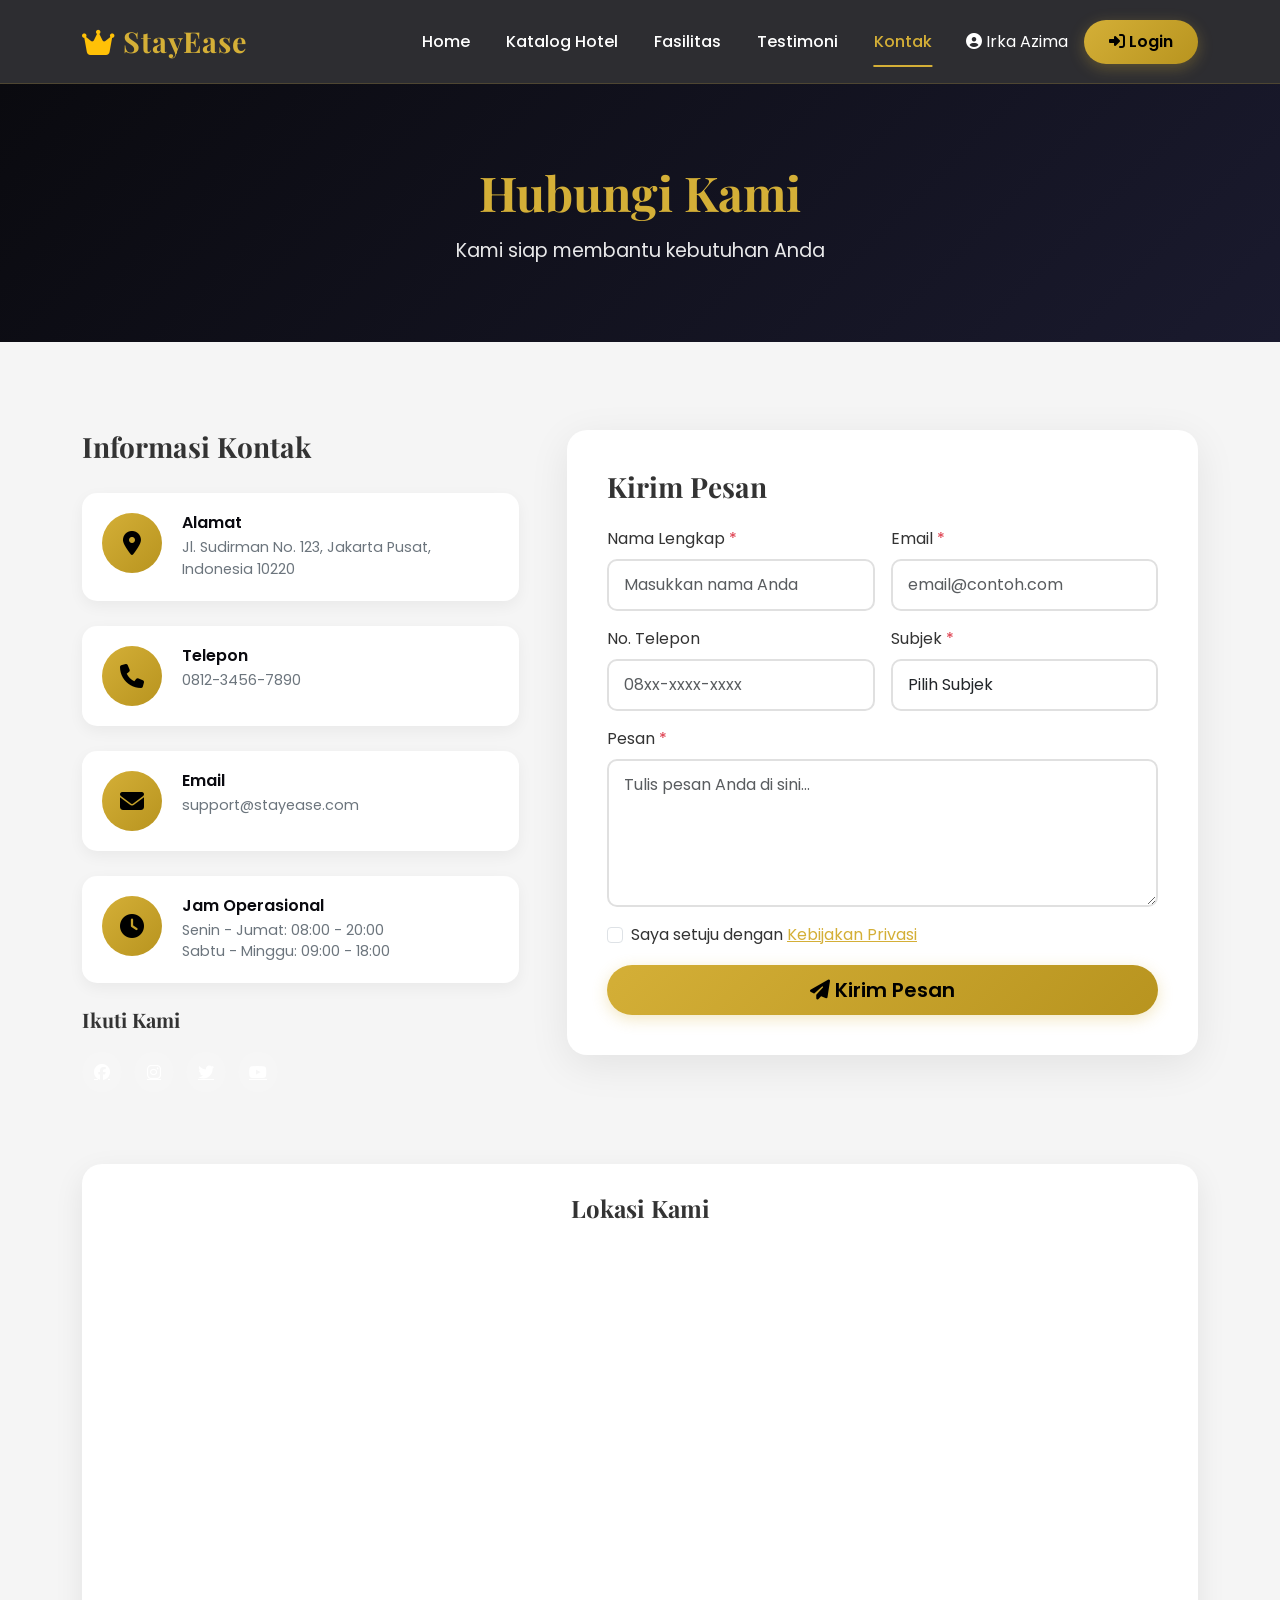
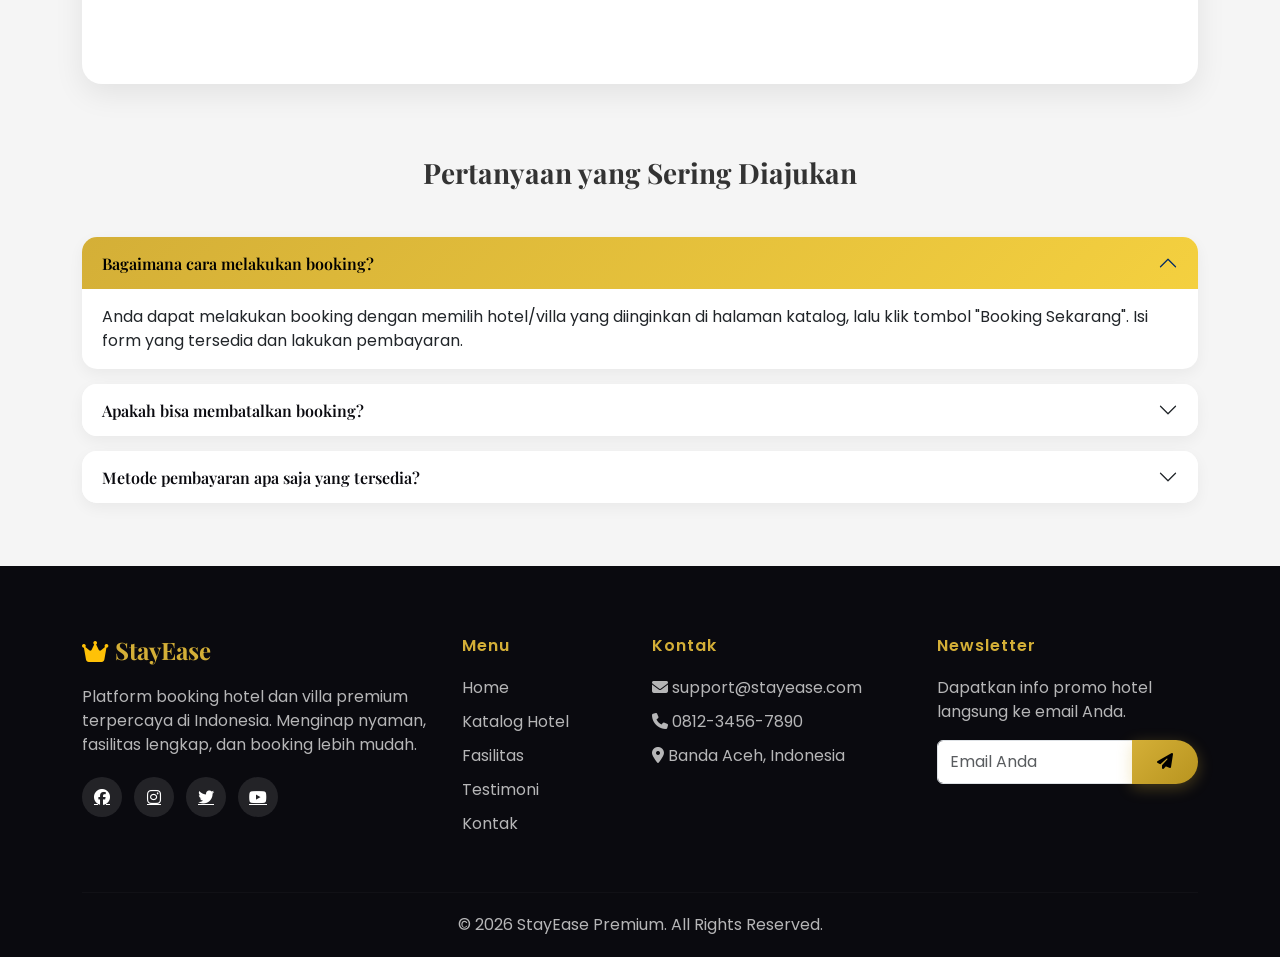
<file: kontak.html>
<!DOCTYPE html>
<html lang="id">
<head>
    <meta charset="UTF-8">
    <meta name="viewport" content="width=device-width, initial-scale=1.0">
    <title>Hubungi Kami — StayEase Premium</title>

    <link href="https://cdn.jsdelivr.net/npm/bootstrap@5.3.3/dist/css/bootstrap.min.css" rel="stylesheet">

    <link rel="preconnect" href="https://fonts.googleapis.com">
    <link rel="preconnect" href="https://fonts.gstatic.com" crossorigin>
    <link href="https://fonts.googleapis.com/css2?family=Playfair+Display:wght@400;600;700;900&family=Poppins:wght@300;400;500;600;700&display=swap" rel="stylesheet">

    <link rel="stylesheet" href="https://cdnjs.cloudflare.com/ajax/libs/font-awesome/6.4.0/css/all.min.css">

    <link rel="stylesheet" href="style.css">
</head>
<body>

<header>
    <nav class="navbar navbar-expand-lg navbar-dark sticky-top">
        <div class="container">
            <a class="navbar-brand fw-bold" href="index.html">
                <i class="fas fa-crown text-warning"></i> StayEase
            </a>

            <button class="navbar-toggler" type="button" data-bs-toggle="collapse" data-bs-target="#navbarNav">
                <span class="navbar-toggler-icon"></span>
            </button>

            <div class="collapse navbar-collapse" id="navbarNav">
                <ul class="navbar-nav ms-auto">
                    <li class="nav-item"><a class="nav-link" href="index.html">Home</a></li>
                    <li class="nav-item"><a class="nav-link" href="katalog.html">Katalog Hotel</a></li>
                    <li class="nav-item"><a class="nav-link" href="index.html#fasilitas">Fasilitas</a></li>
                    <li class="nav-item"><a class="nav-link" href="index.html#testimoni">Testimoni</a></li>
                    <li class="nav-item"><a class="nav-link active" href="kontak.html">Kontak</a></li>
                </ul>

                <div class="ms-3 d-flex align-items-center">
                    <span id="userLogin" class="text-white me-3">
                        <i class="fas fa-user-circle"></i> Irka Azima
                    </span>
                    <button class="btn btn-gold" data-bs-toggle="modal" data-bs-target="#loginModal">
                        <i class="fas fa-sign-in-alt"></i> Login
                    </button>
                </div>
            </div>
        </div>
    </nav>
</header>

<main>

    <section class="page-header">
        <div class="container text-center">
            <h1>Hubungi Kami</h1>
            <p>Kami siap membantu kebutuhan Anda</p>
        </div>
    </section>

    <section class="container py-5">
        <div class="row g-5">

            <div class="col-md-5">
                <h3 class="mb-4">Informasi Kontak</h3>
                <div class="contact-info-list">
                    <div class="contact-info-item">
                        <div class="contact-icon"><i class="fas fa-map-marker-alt"></i></div>
                        <div>
                            <h6>Alamat</h6>
                            <p>Jl. Sudirman No. 123, Jakarta Pusat, Indonesia 10220</p>
                        </div>
                    </div>
                    <div class="contact-info-item">
                        <div class="contact-icon"><i class="fas fa-phone"></i></div>
                        <div>
                            <h6>Telepon</h6>
                            <p>0812-3456-7890</p>
                        </div>
                    </div>
                    <div class="contact-info-item">
                        <div class="contact-icon"><i class="fas fa-envelope"></i></div>
                        <div>
                            <h6>Email</h6>
                            <p>support@stayease.com</p>
                        </div>
                    </div>
                    <div class="contact-info-item">
                        <div class="contact-icon"><i class="fas fa-clock"></i></div>
                        <div>
                            <h6>Jam Operasional</h6>
                            <p>Senin - Jumat: 08:00 - 20:00<br>Sabtu - Minggu: 09:00 - 18:00</p>
                        </div>
                    </div>
                </div>

                <h5 class="mt-4 mb-3">Ikuti Kami</h5>
                <div class="social-links">
                    <a href="#"><i class="fab fa-facebook"></i></a>
                    <a href="#"><i class="fab fa-instagram"></i></a>
                    <a href="#"><i class="fab fa-twitter"></i></a>
                    <a href="#"><i class="fab fa-youtube"></i></a>
                </div>
            </div>

            <div class="col-md-7">
                <div class="contact-form-box">
                    <h3 class="mb-4">Kirim Pesan</h3>
                    <form id="contactForm" onsubmit="submitContactForm(event)">
                        <div class="row g-3">
                            <div class="col-md-6">
                                <label class="form-label">Nama Lengkap <span class="text-danger">*</span></label>
                                <input type="text" class="form-control" id="contactNama" placeholder="Masukkan nama Anda" required>
                            </div>
                            <div class="col-md-6">
                                <label class="form-label">Email <span class="text-danger">*</span></label>
                                <input type="email" class="form-control" id="contactEmail" placeholder="email@contoh.com" required>
                            </div>
                            <div class="col-md-6">
                                <label class="form-label">No. Telepon</label>
                                <input type="tel" class="form-control" id="contactPhone" placeholder="08xx-xxxx-xxxx">
                            </div>
                            <div class="col-md-6">
                                <label class="form-label">Subjek <span class="text-danger">*</span></label>
                                <select class="form-control" id="contactSubject" required>
                                    <option value="">Pilih Subjek</option>
                                    <option value="booking">Pertanyaan Booking</option>
                                    <option value="fasilitas">Informasi Fasilitas</option>
                                    <option value="komplain">Komplain</option>
                                    <option value="kerjasama">Kerjasama Bisnis</option>
                                    <option value="lainnya">Lainnya</option>
                                </select>
                            </div>
                            <div class="col-12">
                                <label class="form-label">Pesan <span class="text-danger">*</span></label>
                                <textarea class="form-control" id="contactMessage" rows="5" placeholder="Tulis pesan Anda di sini..." required></textarea>
                            </div>
                            <div class="col-12">
                                <div class="form-check">
                                    <input class="form-check-input" type="checkbox" id="agreeCheck" required>
                                    <label class="form-check-label" for="agreeCheck">
                                        Saya setuju dengan <a href="#" class="text-gold">Kebijakan Privasi</a>
                                    </label>
                                </div>
                            </div>
                            <div class="col-12">
                                <button type="submit" class="btn btn-gold btn-lg w-100">
                                    <i class="fas fa-paper-plane"></i> Kirim Pesan
                                </button>
                            </div>
                        </div>
                    </form>
                </div>
            </div>

        </div>
    </section>

    <section class="container py-4">
        <div class="map-box">
            <h4 class="text-center mb-4">Lokasi Kami</h4>
            <iframe
                src="https://www.google.com/maps/embed?pb=!1m18!1m12!1m3!1d3966.521260322283!2d106.8195613507864!3d-6.194741395493371!2m3!1f0!2f0!3f0!3m2!1i1024!2i768!4f13.1!3m3!1m2!1s0x2e69f5d2e764b12d%3A0x3d2ad6e1e0e9bcc8!2sMonumen%20Nasional!5e0!3m2!1sen!2sid!4v1650000000000!5m2!1sen!2sid"
                width="100%"
                height="400"
                style="border:0; border-radius: 15px;"
                allowfullscreen=""
                loading="lazy">
            </iframe>
        </div>
    </section>

    <section class="container py-5">
        <div class="text-center mb-5">
            <h3>Pertanyaan yang Sering Diajukan</h3>
        </div>
        <div class="accordion" id="faqAccordion">
            <div class="accordion-item">
                <h2 class="accordion-header">
                    <button class="accordion-button" type="button" data-bs-toggle="collapse" data-bs-target="#faq1">
                        Bagaimana cara melakukan booking?
                    </button>
                </h2>
                <div id="faq1" class="accordion-collapse collapse show" data-bs-parent="#faqAccordion">
                    <div class="accordion-body">
                        Anda dapat melakukan booking dengan memilih hotel/villa yang diinginkan di halaman katalog, lalu klik tombol "Booking Sekarang". Isi form yang tersedia dan lakukan pembayaran.
                    </div>
                </div>
            </div>
            <div class="accordion-item">
                <h2 class="accordion-header">
                    <button class="accordion-button collapsed" type="button" data-bs-toggle="collapse" data-bs-target="#faq2">
                        Apakah bisa membatalkan booking?
                    </button>
                </h2>
                <div id="faq2" class="accordion-collapse collapse" data-bs-parent="#faqAccordion">
                    <div class="accordion-body">
                        Ya, pembatalan dapat dilakukan maksimal 7 hari sebelum tanggal check-in dengan refund 80%. Untuk pembatalan mendadak, silakan hubungi customer service kami.
                    </div>
                </div>
            </div>
            <div class="accordion-item">
                <h2 class="accordion-header">
                    <button class="accordion-button collapsed" type="button" data-bs-toggle="collapse" data-bs-target="#faq3">
                        Metode pembayaran apa saja yang tersedia?
                    </button>
                </h2>
                <div id="faq3" class="accordion-collapse collapse" data-bs-parent="#faqAccordion">
                    <div class="accordion-body">
                        Kami menerima pembayaran melalui transfer bank (BCA, Mandiri, BNI, BRI), kartu kredit (Visa, Mastercard), e-wallet (GoPay, OVO, DANA), dan virtual account.
                    </div>
                </div>
            </div>
        </div>
    </section>
</main>

<footer id="kontak" class="footer">
    <div class="container">
        <div class="row g-4">
            <div class="col-md-4">
                <h4><i class="fas fa-crown text-warning"></i> StayEase</h4>
                <p>Platform booking hotel dan villa premium terpercaya di Indonesia. Menginap nyaman, fasilitas lengkap, dan booking lebih mudah.</p>
                <div class="social-links">
                    <a href="#"><i class="fab fa-facebook"></i></a>
                    <a href="#"><i class="fab fa-instagram"></i></a>
                    <a href="#"><i class="fab fa-twitter"></i></a>
                    <a href="#"><i class="fab fa-youtube"></i></a>
                </div>
            </div>
            <div class="col-md-2">
                <h6>Menu</h6>
                <ul class="footer-links">
                    <li><a href="index.html">Home</a></li>
                    <li><a href="katalog.html">Katalog Hotel</a></li>
                    <li><a href="index.html#fasilitas">Fasilitas</a></li>
                    <li><a href="index.html#testimoni">Testimoni</a></li>
                    <li><a href="kontak.html">Kontak</a></li>
                </ul>
            </div>
            <div class="col-md-3">
                <h6>Kontak</h6>
                <ul class="footer-links">
                    <li><i class="fas fa-envelope"></i> support@stayease.com</li>
                    <li><i class="fas fa-phone"></i> 0812-3456-7890</li>
                    <li><i class="fas fa-map-marker-alt"></i> Banda Aceh, Indonesia</li>
                </ul>
            </div>
            <div class="col-md-3">
                <h6>Newsletter</h6>
                <p>Dapatkan info promo hotel langsung ke email Anda.</p>
                <form onsubmit="subscribeNewsletter(event)">
                    <div class="input-group">
                        <input type="email" class="form-control" placeholder="Email Anda" required>
                        <button type="submit" class="btn btn-gold"><i class="fas fa-paper-plane"></i></button>
                    </div>
                </form>
            </div>
        </div>
        <hr class="footer-divider">
        <div class="text-center">
            <p class="mb-0">© 2026 StayEase Premium. All Rights Reserved.</p>
        </div>
    </div>
</footer>

<div class="modal fade" id="loginModal" tabindex="-1">
    <div class="modal-dialog modal-dialog-centered">
        <div class="modal-content luxury-modal">
            <div class="modal-header">
                <h5 class="modal-title"><i class="fas fa-crown text-warning"></i> Login StayEase</h5>
                <button type="button" class="btn-close" data-bs-dismiss="modal"></button>
            </div>
            <div class="modal-body">
                <form onsubmit="loginUser(event)">
                    <div class="mb-3">
                        <label class="form-label">Nama Lengkap</label>
                        <input type="text" id="nama" class="form-control" placeholder="Contoh: Irka Azima" required>
                    </div>
                    <div class="mb-3">
                        <label class="form-label">Email</label>
                        <input type="email" id="email" class="form-control" placeholder="Contoh: nama@gmail.com" required>
                    </div>
                    <button type="submit" class="btn btn-gold w-100">
                        <i class="fas fa-sign-in-alt"></i> Masuk
                    </button>
                </form>
            </div>
        </div>
    </div>
</div>

<div class="modal fade" id="bookingModal" tabindex="-1">
    <div class="modal-dialog modal-dialog-centered modal-lg">
        <div class="modal-content luxury-modal booking-modal">
            <div class="modal-header">
                <h5 class="modal-title"><i class="fas fa-calendar-check text-warning"></i> Form Booking</h5>
                <button type="button" class="btn-close" data-bs-dismiss="modal"></button>
            </div>
            <div class="modal-body">
                <div class="booking-summary mb-4">
                    <h4 id="bookingHotelName">Nama Hotel</h4>
                    <p id="bookingHotelPrice" class="mb-0">Harga hotel</p>
                </div>
                <form onsubmit="submitBooking(event)">
                    <div class="row g-3">
                        <div class="col-md-6">
                            <label class="form-label">Nama Pemesan</label>
                            <input type="text" id="bookingNama" class="form-control" required>
                        </div>
                        <div class="col-md-6">
                            <label class="form-label">Nomor HP</label>
                            <input type="text" id="bookingHp" class="form-control" placeholder="08xxxxxxxxxx" required>
                        </div>
                        <div class="col-md-6">
                            <label class="form-label">Tanggal Check-in</label>
                            <input type="date" id="bookingCheckin" class="form-control" required>
                        </div>
                        <div class="col-md-6">
                            <label class="form-label">Jumlah Malam</label>
                            <select id="bookingMalam" class="form-control" required>
                                <option value="1">1 malam</option>
                                <option value="2">2 malam</option>
                                <option value="3">3 malam</option>
                                <option value="4">4 malam</option>
                                <option value="5">5 malam</option>
                            </select>
                        </div>
                        <div class="col-md-6">
                            <label class="form-label">Jumlah Tamu</label>
                            <select id="bookingTamu" class="form-control" required>
                                <option value="1">1 orang</option>
                                <option value="2">2 orang</option>
                                <option value="3">3 orang</option>
                                <option value="4">4 orang</option>
                            </select>
                        </div>
                        <div class="col-md-6">
                            <label class="form-label">Metode Pembayaran</label>
                            <select id="bookingBayar" class="form-control" required>
                                <option value="Transfer Bank">Transfer Bank</option>
                                <option value="DANA">DANA</option>
                                <option value="OVO">OVO</option>
                                <option value="Bayar di Hotel">Bayar di Hotel</option>
                            </select>
                        </div>
                    </div>
                    <div class="booking-total mt-4">
                        <span>Total sementara:</span>
                        <strong id="bookingTotal">Rp 0</strong>
                    </div>
                    <button type="submit" class="btn btn-gold w-100 mt-3">
                        <i class="fas fa-check-circle"></i> Konfirmasi Booking
                    </button>
                </form>
            </div>
        </div>
    </div>
</div>

<div class="modal fade" id="facilityModal" tabindex="-1">
    <div class="modal-dialog modal-dialog-centered">
        <div class="modal-content luxury-modal">
            <div class="modal-header">
                <h5 class="modal-title" id="facilityTitle">Detail Fasilitas</h5>
                <button type="button" class="btn-close" data-bs-dismiss="modal"></button>
            </div>
            <div class="modal-body">
                <p id="facilityText" class="mb-3"></p>
                <a href="katalog.html" class="btn btn-gold w-100">
                    <i class="fas fa-bed"></i> Pilih Hotel Sekarang
                </a>
            </div>
        </div>
    </div>
</div>

<script src="https://cdn.jsdelivr.net/npm/bootstrap@5.3.3/dist/js/bootstrap.bundle.min.js"></script>
<script src="script.js"></script>
</body>
</html>
</file>
<file: style.css>
:root {
    --gold: #d4af37;
    --gold-light: #f4d03f;
    --gold-dark: #b8941f;
    --dark: #0a0a0f;
    --dark-2: #1a1a2e;
    --dark-3: #16213e;
    --light: #f8f9fa;
    --gray: #6c757d;
}

* {
    margin: 0;
    padding: 0;
    box-sizing: border-box;
}

body {
    font-family: 'Poppins', sans-serif;
    background: #f5f5f5;
    color: #333;
    overflow-x: hidden;
}

h1, h2, h3, h4, h5 {
    font-family: 'Playfair Display', serif;
    font-weight: 700;
}

.text-gold { color: var(--gold) !important; }

.btn-gold {
    background: linear-gradient(135deg, var(--gold) 0%, var(--gold-dark) 100%);
    color: #000;
    border: none;
    font-weight: 600;
    padding: 10px 25px;
    border-radius: 50px;
    transition: all 0.3s ease;
    box-shadow: 0 4px 15px rgba(212, 175, 55, 0.3);
}

.btn-gold:hover {
    transform: translateY(-3px);
    box-shadow: 0 8px 25px rgba(212, 175, 55, 0.5);
    background: linear-gradient(135deg, var(--gold-light) 0%, var(--gold) 100%);
    color: #000;
}

.navbar {
    background: rgba(10, 10, 15, 0.85) !important;
    backdrop-filter: blur(15px);
    -webkit-backdrop-filter: blur(15px);
    padding: 15px 0;
    border-bottom: 1px solid rgba(212, 175, 55, 0.2);
    transition: all 0.3s ease;
}

.navbar.scrolled {
    background: rgba(10, 10, 15, 0.95) !important;
    padding: 10px 0;
    box-shadow: 0 5px 20px rgba(0, 0, 0, 0.3);
}

.navbar-brand {
    font-family: 'Playfair Display', serif;
    font-size: 1.8rem;
    font-weight: 900;
    color: var(--gold) !important;
    letter-spacing: 1px;
}

.nav-link {
    color: #fff !important;
    font-weight: 500;
    margin: 0 10px;
    position: relative;
    transition: color 0.3s ease;
}

.nav-link::after {
    content: '';
    position: absolute;
    bottom: -5px;
    left: 50%;
    width: 0;
    height: 2px;
    background: var(--gold);
    transition: all 0.3s ease;
    transform: translateX(-50%);
}

.nav-link:hover::after,
.nav-link.active::after {
    width: 80%;
}

.nav-link:hover,
.nav-link.active {
    color: var(--gold) !important;
}

.hero {
    position: relative;
    height: 100vh;
    min-height: 700px;
    background: url('images/hero-hotel.jpg') center/cover no-repeat;
    display: flex;
    align-items: center;
    justify-content: center;
    overflow: hidden;
}

.hero-overlay {
    position: absolute;
    top: 0; left: 0;
    width: 100%; height: 100%;
    background: linear-gradient(135deg, rgba(10, 10, 15, 0.85) 0%, rgba(26, 26, 46, 0.7) 100%);
}

.hero-content {
    position: relative;
    z-index: 2;
    text-align: center;
    color: #fff;
    padding: 20px;
    animation: fadeInUp 1.2s ease;
}

@keyframes fadeInUp {
    from { opacity: 0; transform: translateY(40px); }
    to { opacity: 1; transform: translateY(0); }
}

.hero-badge {
    display: inline-block;
    background: rgba(212, 175, 55, 0.15);
    border: 1px solid var(--gold);
    color: var(--gold);
    padding: 8px 25px;
    border-radius: 50px;
    font-size: 0.85rem;
    font-weight: 600;
    letter-spacing: 2px;
    margin-bottom: 25px;
    animation: pulse 2s infinite;
}

@keyframes pulse {
    0%, 100% { box-shadow: 0 0 0 0 rgba(212, 175, 55, 0.5); }
    50% { box-shadow: 0 0 0 15px rgba(212, 175, 55, 0); }
}

.hero-title {
    font-size: 4.5rem;
    font-weight: 900;
    line-height: 1.1;
    margin-bottom: 25px;
    text-shadow: 2px 2px 20px rgba(0, 0, 0, 0.5);
}

.hero-subtitle {
    font-size: 1.2rem;
    margin-bottom: 35px;
    opacity: 0.9;
    font-weight: 300;
    max-width: 700px;
    margin-left: auto;
    margin-right: auto;
}

.hero-buttons {
    display: flex;
    gap: 15px;
    justify-content: center;
    flex-wrap: wrap;
    margin-bottom: 50px;
}

.hero-stats {
    display: flex;
    justify-content: center;
    gap: 60px;
    flex-wrap: wrap;
    padding-top: 30px;
    border-top: 1px solid rgba(255, 255, 255, 0.1);
}

.stat-item h3 {
    font-size: 2.5rem;
    color: var(--gold);
    font-weight: 900;
    margin-bottom: 5px;
}

.stat-item p {
    font-size: 0.9rem;
    opacity: 0.8;
    margin: 0;
}

.page-header {
    background: linear-gradient(135deg, var(--dark) 0%, var(--dark-2) 100%);
    color: #fff;
    padding: 80px 0 60px;
    text-align: center;
    margin-bottom: 40px;
}

.page-header h1 {
    font-size: 3rem;
    margin-bottom: 15px;
    color: var(--gold);
}

.page-header p {
    font-size: 1.2rem;
    opacity: 0.9;
}

.search-box {
    background: #fff;
    padding: 40px;
    border-radius: 20px;
    box-shadow: 0 10px 40px rgba(0, 0, 0, 0.08);
    border: 1px solid rgba(212, 175, 55, 0.2);
}

.search-box h3 {
    font-family: 'Playfair Display', serif;
    font-weight: 700;
}

.search-box .form-control {
    border: 2px solid #e0e0e0;
    padding: 12px 15px;
    border-radius: 10px;
    transition: all 0.3s ease;
}

.search-box .form-control:focus {
    border-color: var(--gold);
    box-shadow: 0 0 0 3px rgba(212, 175, 55, 0.15);
}

.search-box .form-label {
    font-weight: 600;
    color: var(--dark-2);
    margin-bottom: 5px;
}

.filter-box {
    background: #fff;
    padding: 30px;
    border-radius: 15px;
    box-shadow: 0 5px 20px rgba(0, 0, 0, 0.05);
}

.filter-box .form-control {
    border: 2px solid #e0e0e0;
    padding: 10px 15px;
    border-radius: 10px;
}

.filter-box .form-control:focus {
    border-color: var(--gold);
    box-shadow: 0 0 0 3px rgba(212, 175, 55, 0.15);
}

.section-badge {
    display: inline-block;
    background: rgba(212, 175, 55, 0.1);
    color: var(--gold-dark);
    padding: 6px 20px;
    border-radius: 50px;
    font-size: 0.8rem;
    font-weight: 700;
    letter-spacing: 3px;
    margin-bottom: 15px;
}

.section-badge.light {
    background: rgba(255, 255, 255, 0.1);
    color: var(--gold);
}

.section-title {
    font-size: 3rem;
    font-weight: 900;
    color: var(--dark);
    margin-bottom: 15px;
}

.section-title.light { color: #fff; }

.section-subtitle {
    font-size: 1.1rem;
    color: var(--gray);
    max-width: 600px;
    margin: 0 auto;
}

.section-subtitle.light { color: rgba(255, 255, 255, 0.8); }

.hotel-card {
    border: none;
    border-radius: 20px;
    overflow: hidden;
    transition: all 0.4s ease;
    background: #fff;
    height: 100%;
}

.hotel-card:hover {
    transform: translateY(-10px);
    box-shadow: 0 20px 50px rgba(0, 0, 0, 0.15);
}

.hotel-img-wrapper {
    position: relative;
    overflow: hidden;
    height: 250px;
}

.hotel-img-wrapper img {
    width: 100%;
    height: 100%;
    object-fit: cover;
    transition: transform 0.6s ease;
}

.hotel-card:hover .hotel-img-wrapper img {
    transform: scale(1.1);
}

.hotel-badge {
    position: absolute;
    top: 15px;
    left: 15px;
    background: linear-gradient(135deg, var(--gold) 0%, var(--gold-dark) 100%);
    color: #000;
    padding: 6px 15px;
    border-radius: 50px;
    font-size: 0.75rem;
    font-weight: 700;
    letter-spacing: 1px;
    box-shadow: 0 4px 15px rgba(0, 0, 0, 0.2);
}

.villa-badge {
    background: linear-gradient(135deg, #2c3e50 0%, #34495e 100%);
    color: #fff;
}

.hotel-price {
    position: absolute;
    bottom: 15px;
    right: 15px;
    background: rgba(0, 0, 0, 0.85);
    color: var(--gold);
    padding: 8px 18px;
    border-radius: 50px;
    font-weight: 700;
    font-size: 1rem;
    backdrop-filter: blur(10px);
}

.hotel-price span {
    font-size: 0.75rem;
    color: #fff;
    font-weight: 400;
}

.card-body {
    padding: 25px;
}

.hotel-rating {
    margin-bottom: 10px;
    font-size: 0.9rem;
}

.hotel-card h5 {
    font-size: 1.4rem;
    font-weight: 700;
    margin-bottom: 8px;
    color: var(--dark);
}

.hotel-location {
    color: var(--gray);
    font-size: 0.9rem;
    margin-bottom: 15px;
}

.hotel-desc {
    color: #666;
    font-size: 0.9rem;
    line-height: 1.6;
    margin-bottom: 15px;
}

.hotel-features {
    display: flex;
    gap: 12px;
    flex-wrap: wrap;
    margin-bottom: 20px;
    padding: 12px;
    background: #f8f9fa;
    border-radius: 10px;
}

.hotel-features span {
    font-size: 0.8rem;
    color: var(--dark-2);
}

.hotel-features i {
    color: var(--gold);
    margin-right: 4px;
}

.fasilitas-section {
    background: linear-gradient(135deg, var(--dark) 0%, var(--dark-2) 100%);
    padding: 80px 0;
    position: relative;
    overflow: hidden;
}

.fasilitas-section::before {
    content: '';
    position: absolute;
    top: 0; left: 0;
    width: 100%; height: 100%;
    background: url('images/fasilitas-bg.jpg') center/cover;
    opacity: 0.05;
}

.facility-card {
    background: rgba(255, 255, 255, 0.05);
    border: 1px solid rgba(212, 175, 55, 0.2);
    padding: 35px 20px;
    border-radius: 20px;
    text-align: center;
    transition: all 0.4s ease;
    backdrop-filter: blur(10px);
    height: 100%;
}

.facility-card:hover {
    background: rgba(212, 175, 55, 0.1);
    border-color: var(--gold);
    transform: translateY(-10px);
}

.facility-icon {
    width: 80px;
    height: 80px;
    background: linear-gradient(135deg, var(--gold) 0%, var(--gold-dark) 100%);
    border-radius: 50%;
    display: flex;
    align-items: center;
    justify-content: center;
    margin: 0 auto 20px;
    font-size: 2rem;
    color: #000;
    transition: all 0.4s ease;
}

.facility-card:hover .facility-icon {
    transform: rotateY(360deg);
}

.facility-card h5 {
    color: #fff;
    font-size: 1.2rem;
    margin-bottom: 10px;
}

.facility-card p {
    color: rgba(255, 255, 255, 0.7);
    font-size: 0.9rem;
    margin: 0;
}

.testimonial-card {
    background: #fff;
    padding: 35px;
    border-radius: 20px;
    box-shadow: 0 10px 30px rgba(0, 0, 0, 0.08);
    transition: all 0.4s ease;
    height: 100%;
    border-top: 4px solid var(--gold);
    cursor: pointer;
}

.testimonial-card:hover {
    transform: translateY(-10px);
    box-shadow: 0 20px 50px rgba(0, 0, 0, 0.15);
}

.testimonial-rating {
    margin-bottom: 15px;
    font-size: 1.2rem;
}

.testimonial-text {
    font-style: italic;
    color: #555;
    margin-bottom: 25px;
    line-height: 1.7;
}

.testimonial-author {
    display: flex;
    align-items: center;
    gap: 15px;
}

.author-avatar {
    width: 55px;
    height: 55px;
    background: linear-gradient(135deg, var(--gold) 0%, var(--gold-dark) 100%);
    border-radius: 50%;
    display: flex;
    align-items: center;
    justify-content: center;
    color: #000;
    font-weight: 700;
    font-size: 1.1rem;
}

.testimonial-author h6 {
    margin: 0;
    font-family: 'Poppins', sans-serif;
    font-weight: 600;
}

.testimonial-author small {
    color: var(--gray);
}

.cta-section {
    background: linear-gradient(135deg, rgba(10, 10, 15, 0.9) 0%, rgba(26, 26, 46, 0.9) 100%),
                url('images/cta-hotel.jpg') center/cover fixed;
    padding: 100px 0;
    color: #fff;
    text-align: center;
}

.cta-section h2 {
    font-size: 3rem;
    margin-bottom: 20px;
}

.cta-section p {
    font-size: 1.2rem;
    margin-bottom: 30px;
    opacity: 0.9;
}

.contact-info-list {
    margin-top: 30px;
}

.contact-info-item {
    display: flex;
    gap: 20px;
    margin-bottom: 25px;
    padding: 20px;
    background: #fff;
    border-radius: 15px;
    box-shadow: 0 5px 15px rgba(0, 0, 0, 0.05);
    transition: all 0.3s ease;
}

.contact-info-item:hover {
    transform: translateX(10px);
    box-shadow: 0 10px 25px rgba(0, 0, 0, 0.1);
}

.contact-icon {
    width: 60px;
    height: 60px;
    background: linear-gradient(135deg, var(--gold) 0%, var(--gold-dark) 100%);
    border-radius: 50%;
    display: flex;
    align-items: center;
    justify-content: center;
    font-size: 1.5rem;
    color: #000;
    flex-shrink: 0;
}

.contact-info-item h6 {
    margin: 0 0 5px 0;
    color: var(--dark);
    font-weight: 600;
}

.contact-info-item p {
    margin: 0;
    color: var(--gray);
    font-size: 0.9rem;
}

.contact-form-box {
    background: #fff;
    padding: 40px;
    border-radius: 20px;
    box-shadow: 0 10px 40px rgba(0, 0, 0, 0.08);
}

.contact-form-box .form-control {
    border: 2px solid #e0e0e0;
    padding: 12px 15px;
    border-radius: 10px;
}

.contact-form-box .form-control:focus {
    border-color: var(--gold);
    box-shadow: 0 0 0 3px rgba(212, 175, 55, 0.15);
}

.map-box {
    background: #fff;
    padding: 30px;
    border-radius: 20px;
    box-shadow: 0 10px 30px rgba(0, 0, 0, 0.08);
}

.accordion-item {
    border: none;
    margin-bottom: 15px;
    border-radius: 15px !important;
    overflow: hidden;
    box-shadow: 0 5px 15px rgba(0, 0, 0, 0.05);
}

.accordion-button {
    font-weight: 600;
    color: var(--dark);
    background: #fff;
}

.accordion-button:not(.collapsed) {
    background: linear-gradient(135deg, var(--gold) 0%, var(--gold-light) 100%);
    color: #000;
    box-shadow: none;
}

.accordion-button:focus {
    box-shadow: none;
    border-color: var(--gold);
}

.footer {
    background: var(--dark);
    color: #fff;
    padding: 70px 0 20px;
}

.footer h4 {
    color: var(--gold);
    margin-bottom: 20px;
}

.footer h6 {
    color: var(--gold);
    margin-bottom: 20px;
    font-family: 'Poppins', sans-serif;
    font-weight: 600;
    letter-spacing: 1px;
}

.footer-links {
    list-style: none;
    padding: 0;
}

.footer-links li {
    margin-bottom: 10px;
    color: rgba(255, 255, 255, 0.7);
}

.footer-links a {
    color: rgba(255, 255, 255, 0.7);
    text-decoration: none;
    transition: color 0.3s ease;
}

.footer-links a:hover { color: var(--gold); }

.social-links {
    display: flex;
    gap: 12px;
    margin-top: 20px;
}

.social-links a {
    width: 40px;
    height: 40px;
    background: rgba(255, 255, 255, 0.1);
    border-radius: 50%;
    display: flex;
    align-items: center;
    justify-content: center;
    color: #fff;
    transition: all 0.3s ease;
}

.social-links a:hover {
    background: var(--gold);
    color: #000;
    transform: translateY(-3px);
}

.footer-divider {
    border-color: rgba(255, 255, 255, 0.1);
    margin: 40px 0 20px;
}

.footer p {
    color: rgba(255, 255, 255, 0.7);
}

.luxury-modal {
    border-radius: 20px;
    border: 1px solid rgba(212, 175, 55, 0.3);
    overflow: hidden;
}

.luxury-modal .modal-header {
    background: linear-gradient(135deg, var(--dark) 0%, var(--dark-2) 100%);
    color: var(--gold);
    border: none;
}

.luxury-modal .modal-title {
    font-family: 'Playfair Display', serif;
    font-weight: 700;
}

.luxury-modal .form-control {
    border: 2px solid #e0e0e0;
    padding: 12px 15px;
    border-radius: 10px;
}

.luxury-modal .form-control:focus {
    border-color: var(--gold);
    box-shadow: 0 0 0 3px rgba(212, 175, 55, 0.15);
}

@media (max-width: 768px) {
    .hero-title { font-size: 2.5rem; }
    .hero-subtitle { font-size: 1rem; }
    .section-title { font-size: 2rem; }
    .hero-stats { gap: 30px; }
    .stat-item h3 { font-size: 1.8rem; }
    .page-header h1 { font-size: 2rem; }
    .cta-section h2 { font-size: 2rem; }
    .contact-form-box { padding: 25px; }
}

.fade-in {
    opacity: 0;
    transform: translateY(30px);
    transition: all 0.8s ease;
}

.fade-in.visible {
    opacity: 1;
    transform: translateY(0);
}

.facility-click {
    cursor: pointer;
    position: relative;
}

.facility-click::after {
    content: "Klik detail";
    position: absolute;
    right: 14px;
    bottom: 12px;
    font-size: 11px;
    color: var(--gold);
    opacity: 0;
    transition: 0.3s ease;
}

.facility-click:hover::after {
    opacity: 1;
}

.booking-summary {
    padding: 18px;
    border-radius: 16px;
    background: linear-gradient(135deg, rgba(212,175,55,0.18), rgba(255,255,255,0.06));
    border: 1px solid rgba(212,175,55,0.35);
}

.booking-summary h4 {
    font-family: 'Playfair Display', serif;
    color: var(--gold);
    margin-bottom: 5px;
}

.booking-total {
    display: flex;
    justify-content: space-between;
    align-items: center;
    padding: 16px 18px;
    border-radius: 14px;
    background: rgba(212,175,55,0.12);
    border: 1px solid rgba(212,175,55,0.25);
}

.booking-total strong {
    color: var(--gold);
    font-size: 1.2rem;
}

.luxury-modal .form-control {
    border-radius: 10px;
    padding: 12px 14px;
}

.luxury-modal .form-label {
    font-weight: 600;
}
</file>
